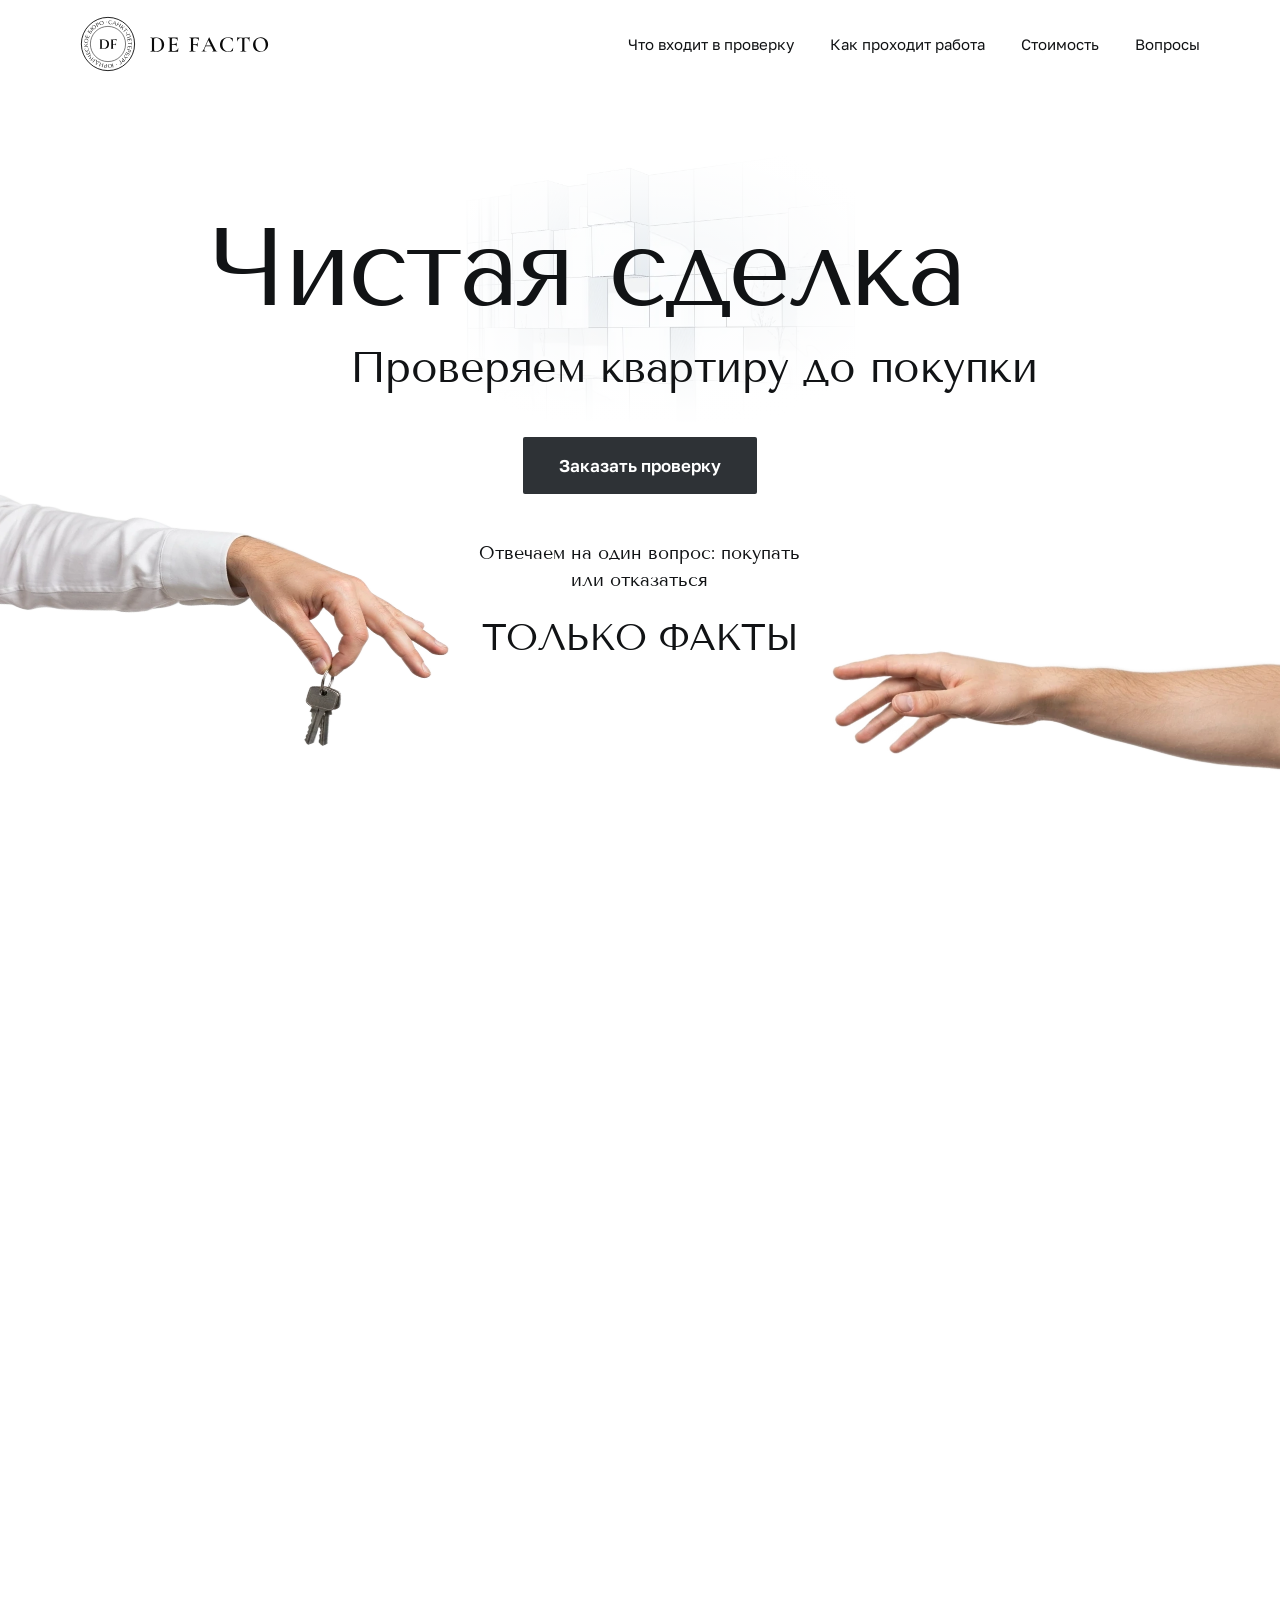
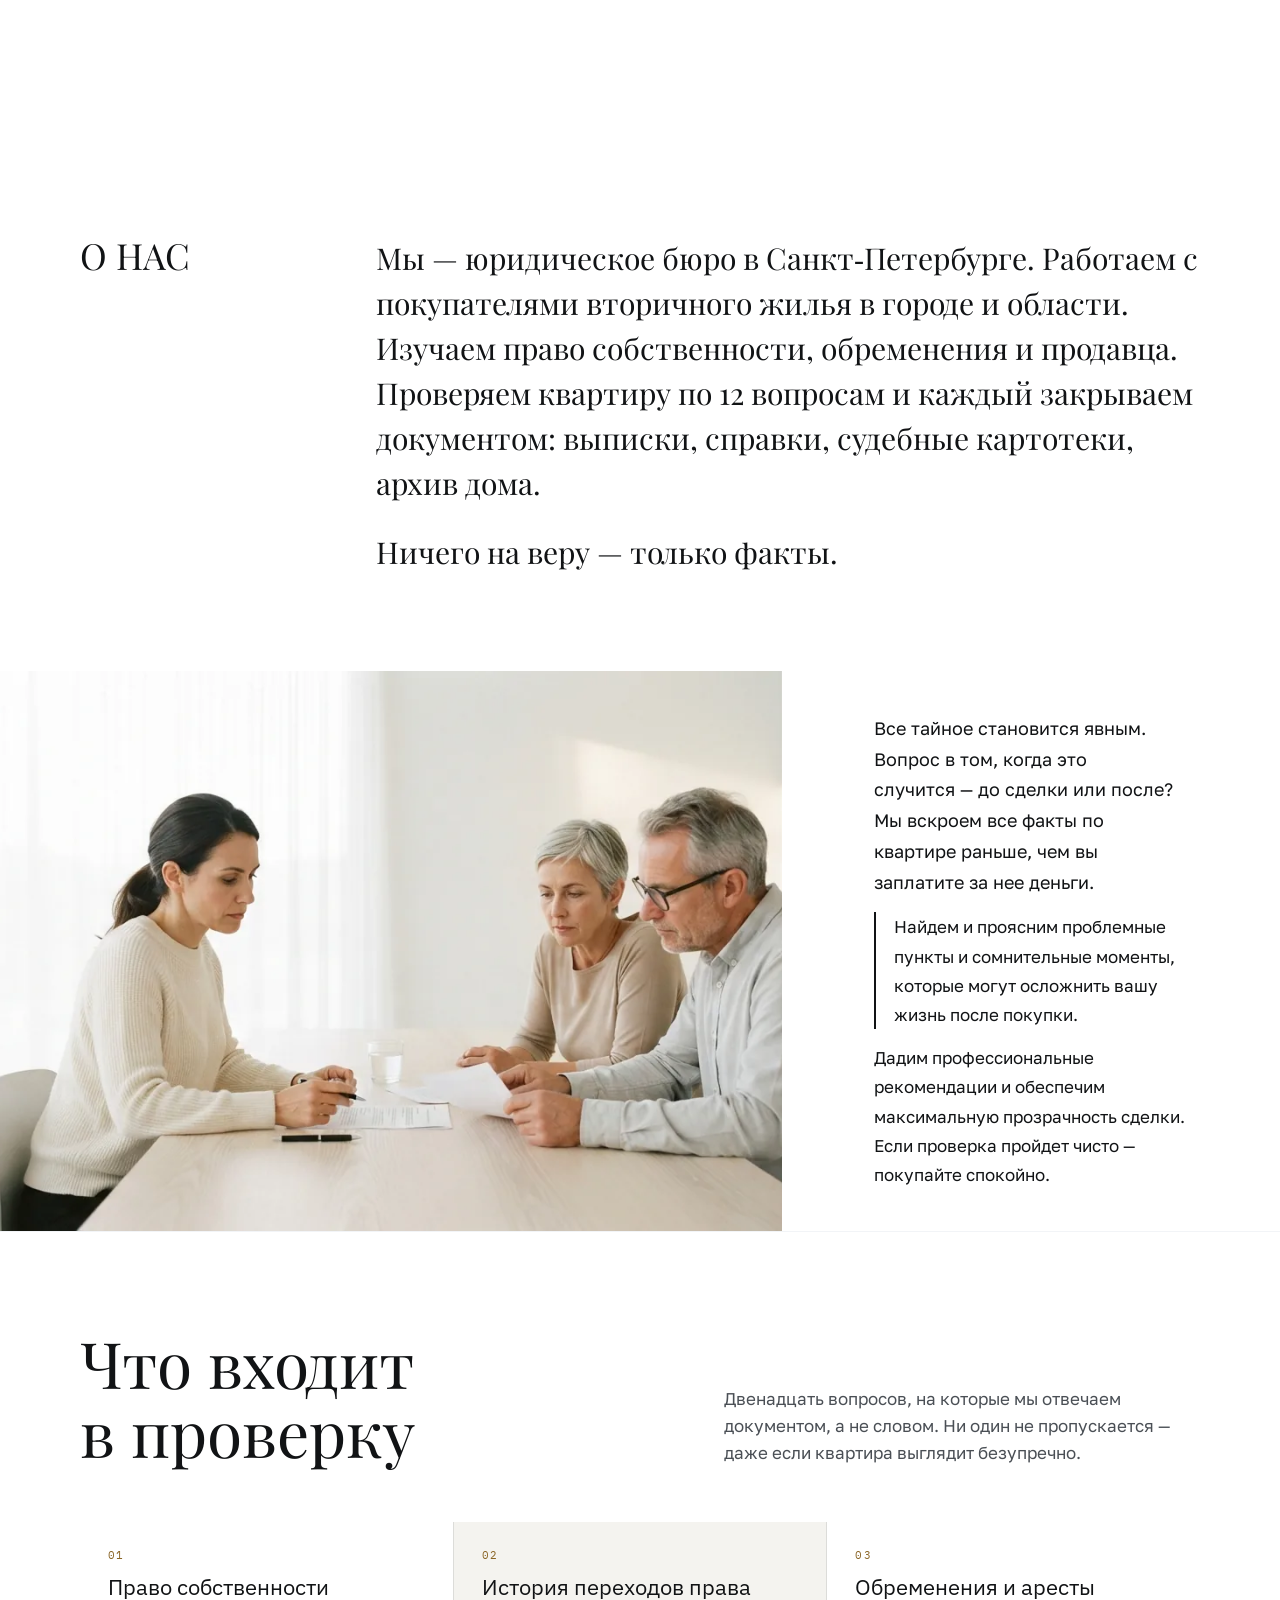
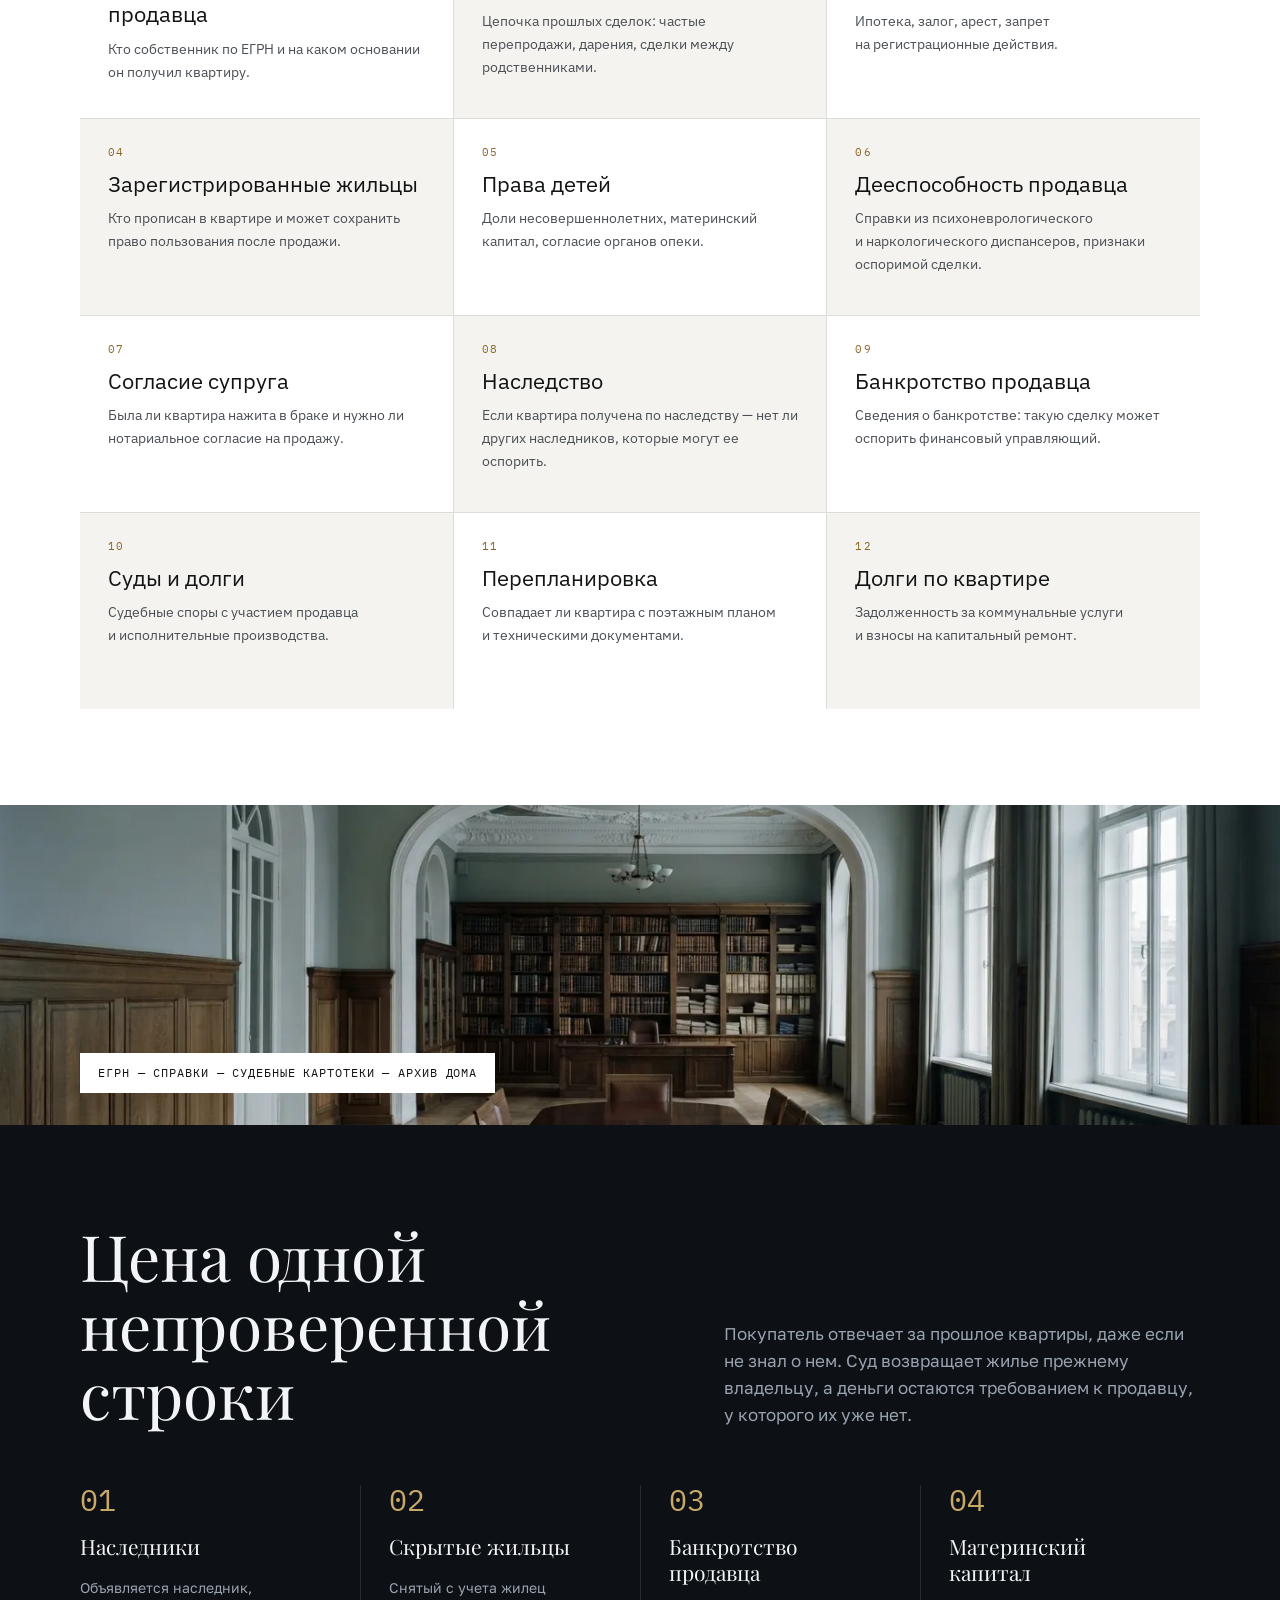
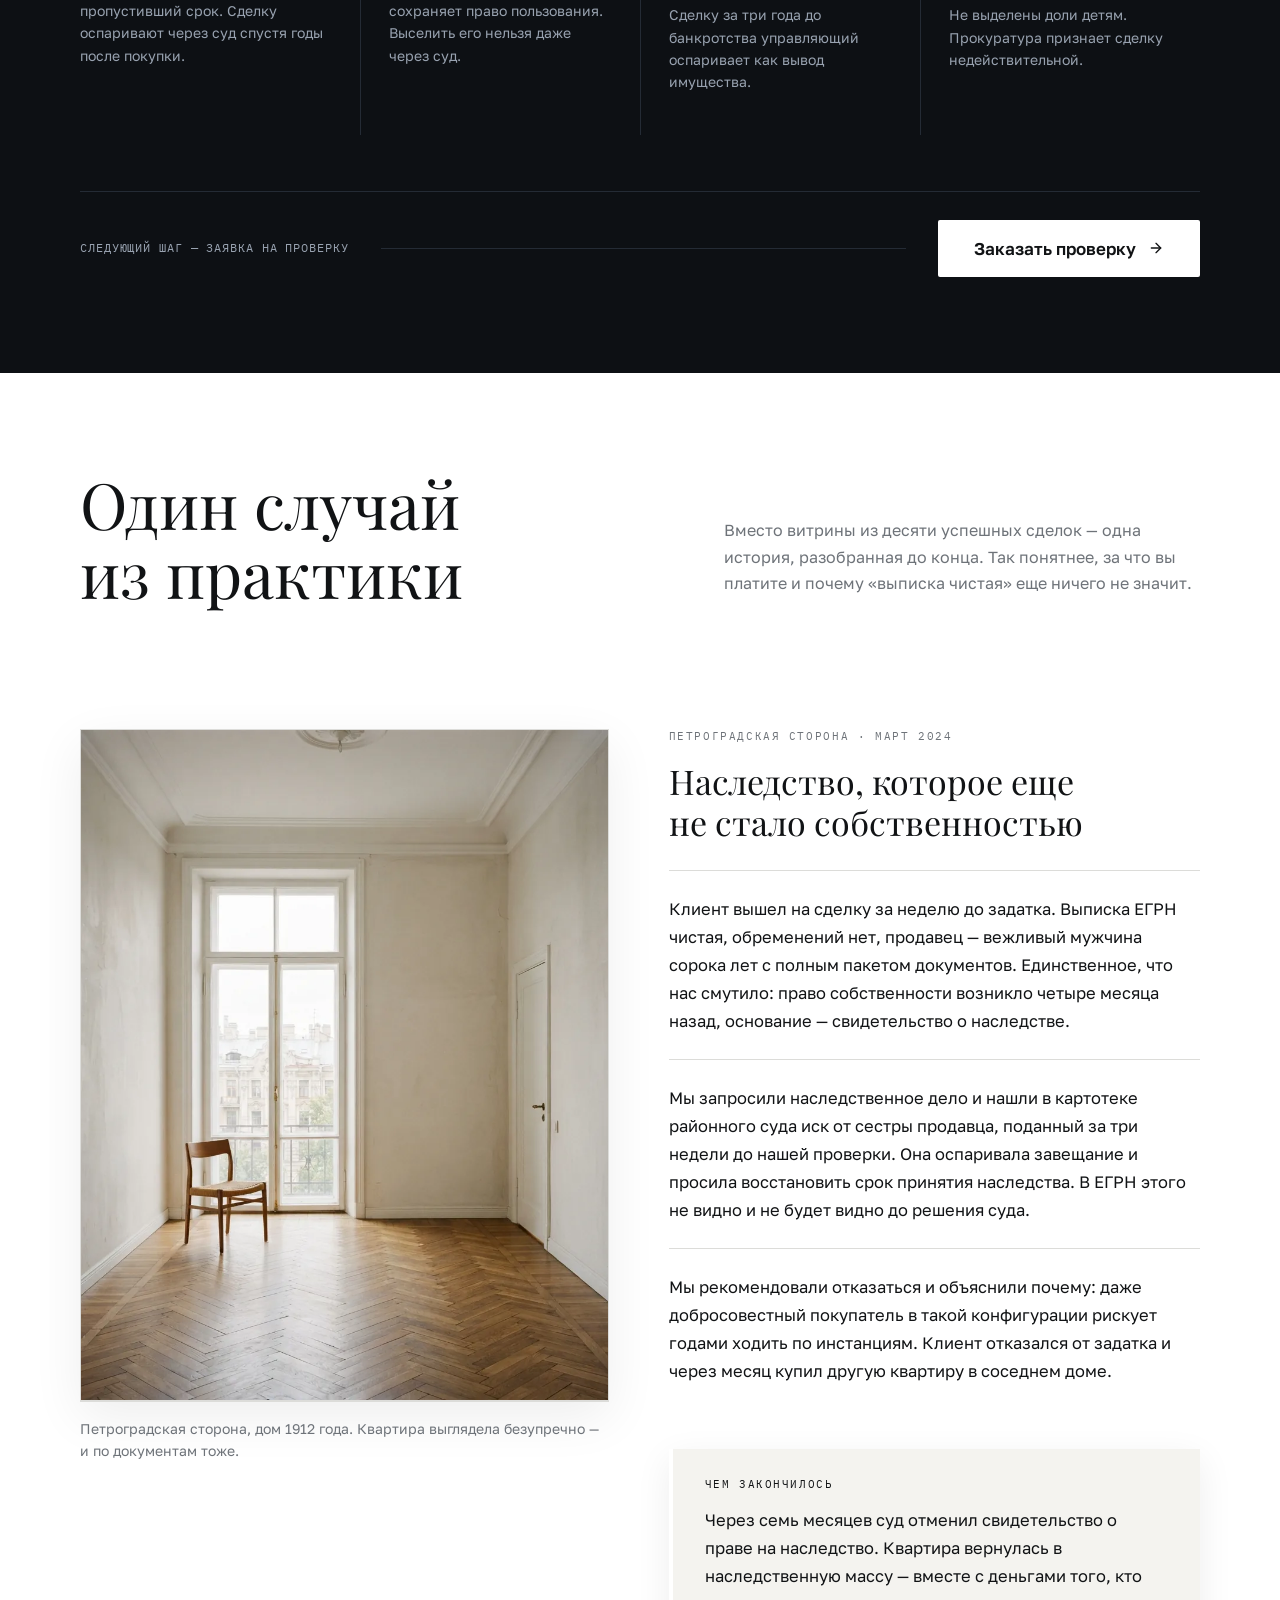
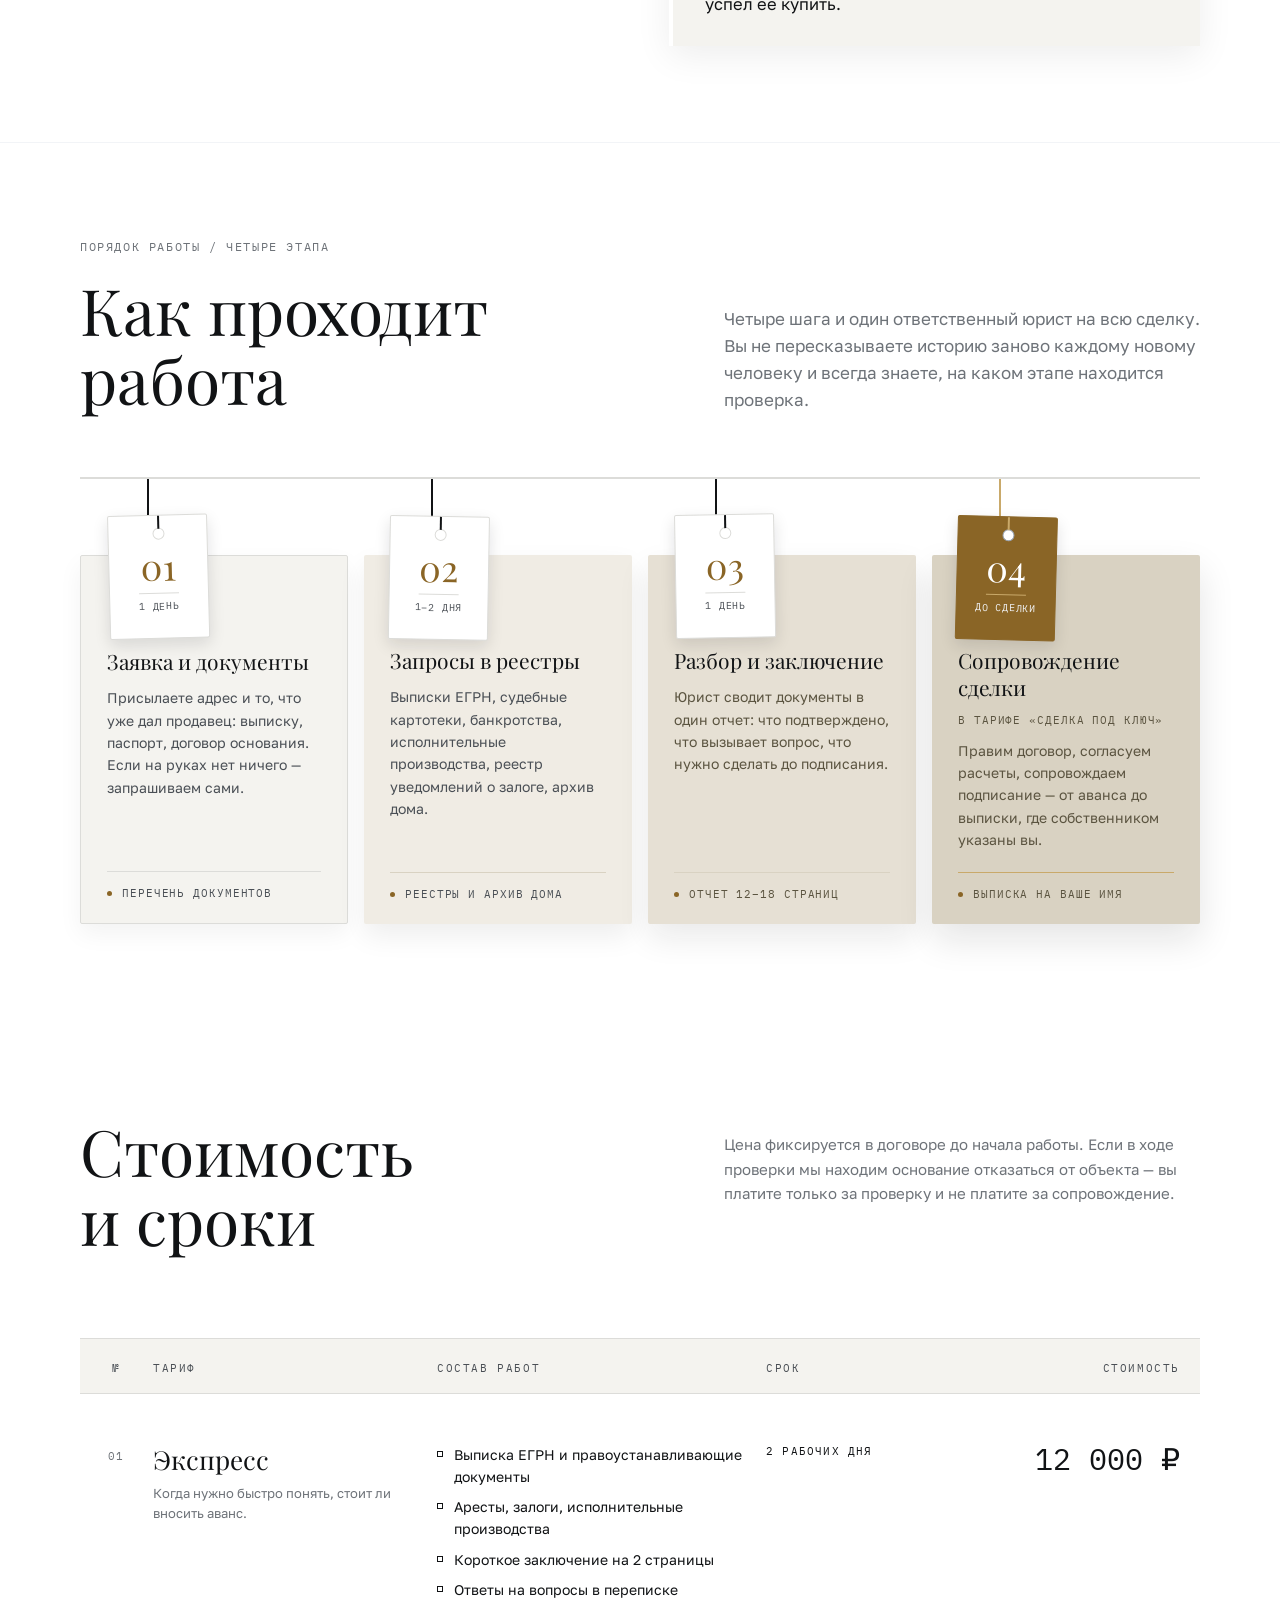
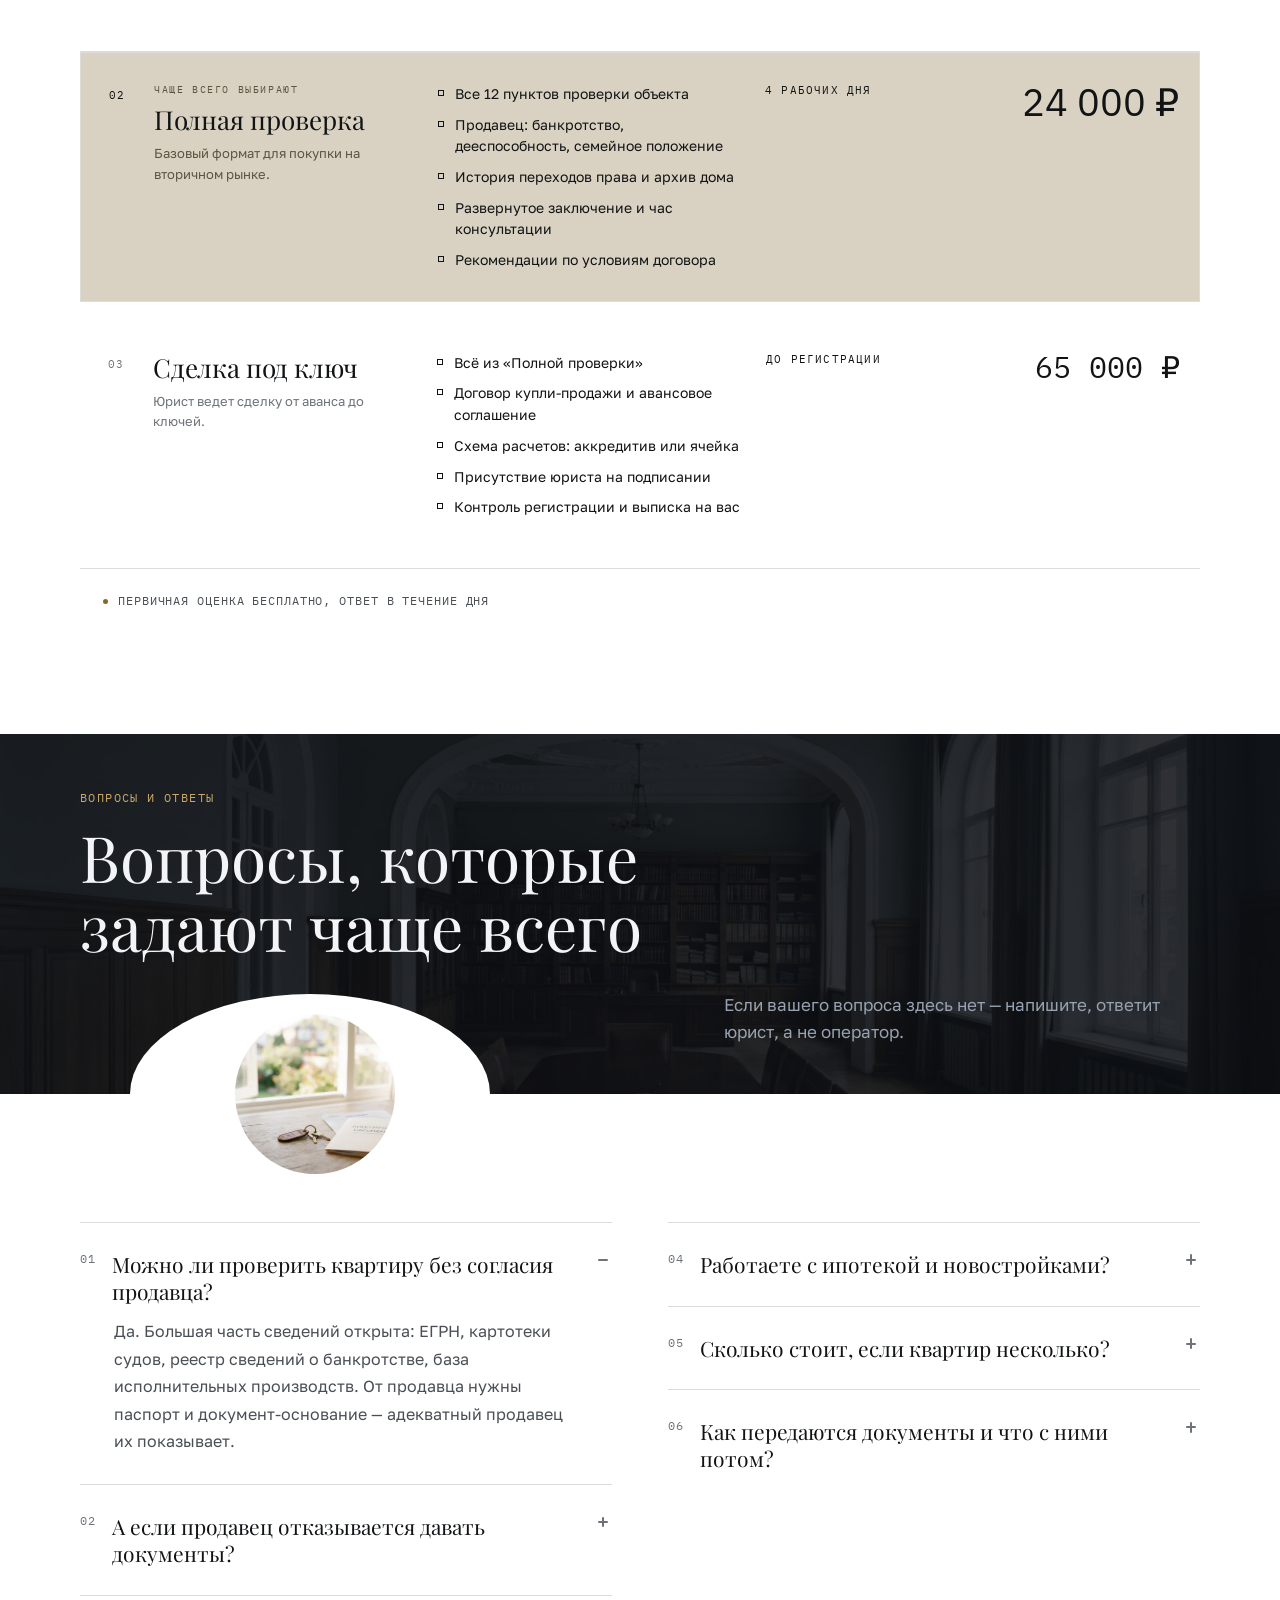
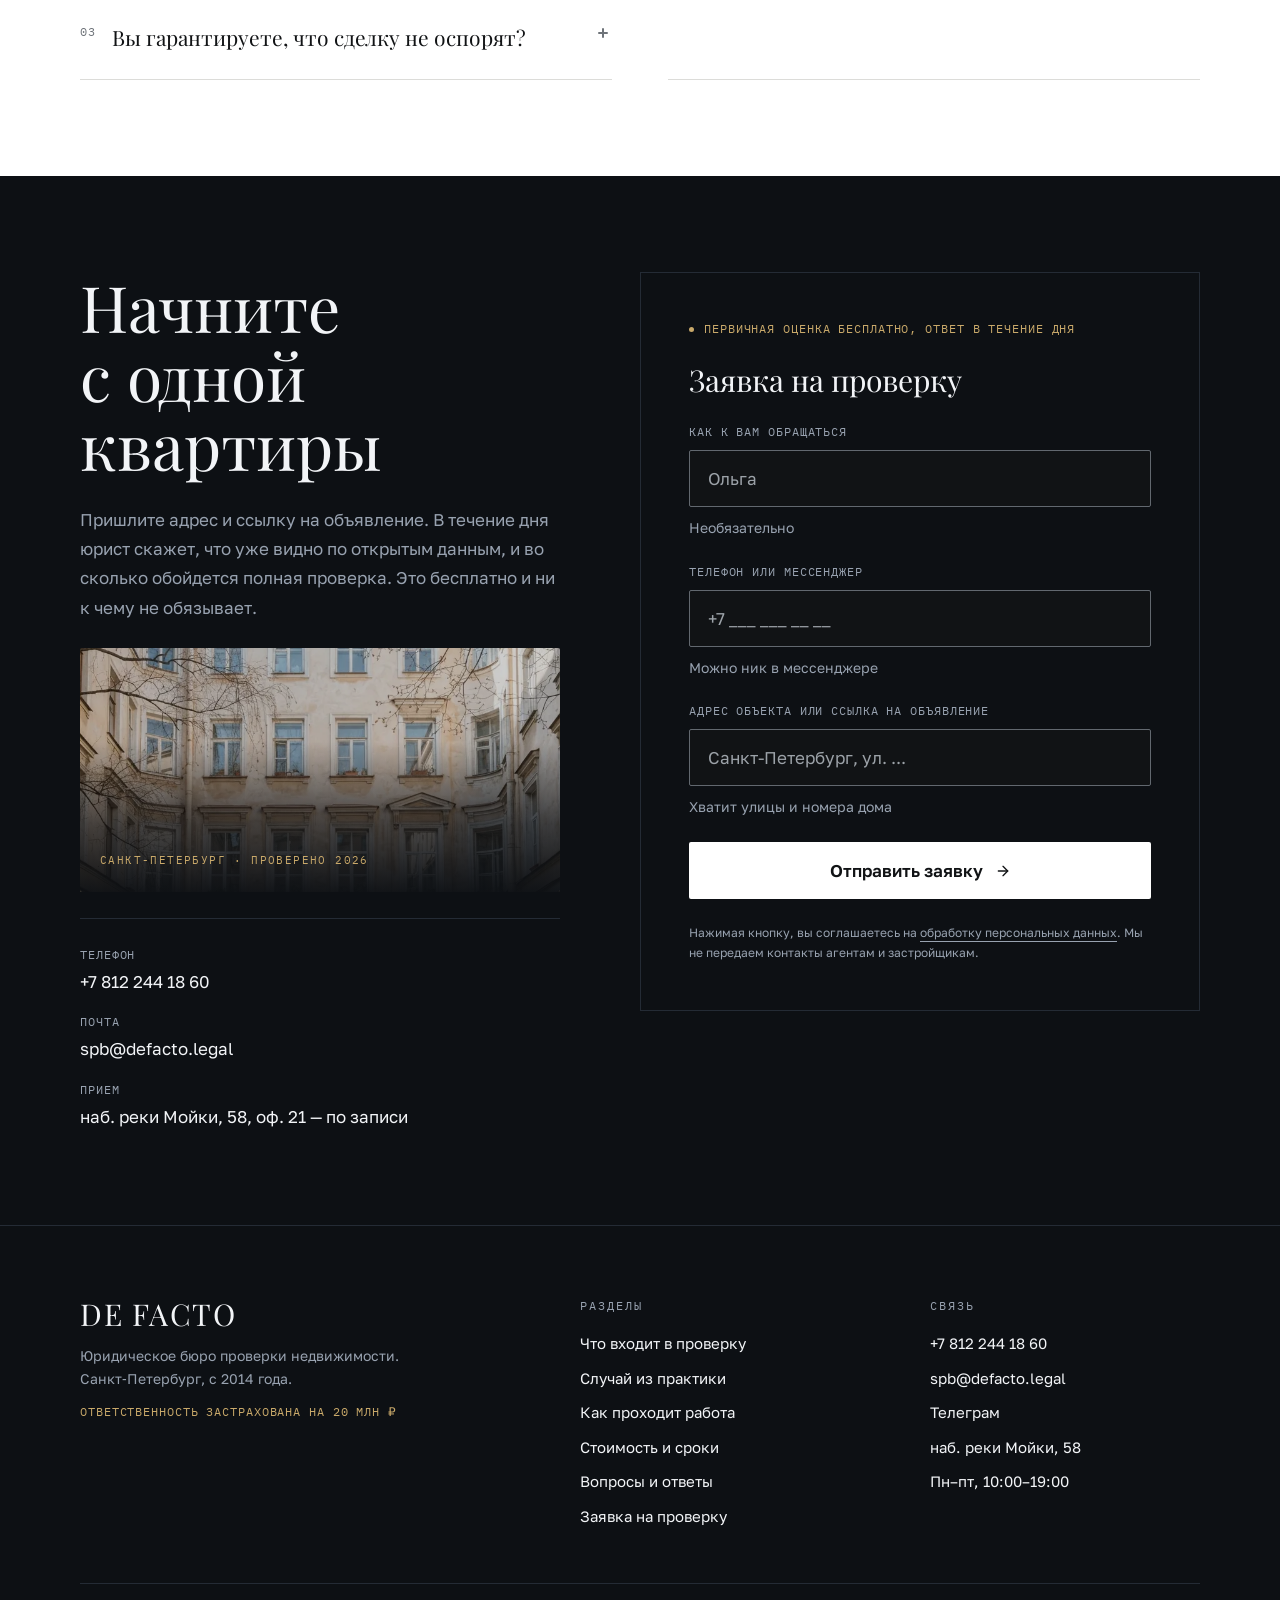
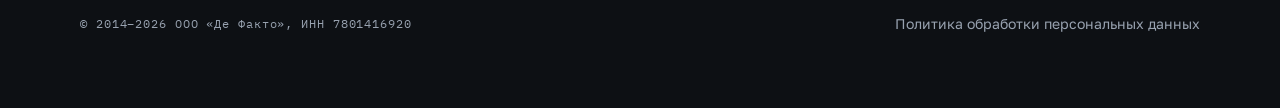
<file: index.html>
<!doctype html>
<html lang="ru">
<head>
  <meta charset="utf-8">
  <meta name="viewport" content="width=device-width, initial-scale=1">
  <title>De Facto — проверка квартиры до покупки</title>
  <meta name="description" content="Юридическое бюро в Санкт‑Петербурге. Проверяем квартиру до покупки по 12 вопросам и каждый закрываем документом.">
  <meta property="og:type" content="website">
  <meta property="og:locale" content="ru_RU">
  <meta property="og:site_name" content="De Facto">
  <meta property="og:title" content="De Facto — проверка квартиры до покупки">
  <meta property="og:description" content="Юридическое бюро в Санкт‑Петербурге. Проверяем квартиру до покупки по 12 вопросам и каждый закрываем документом.">
  <!-- при публикации заменить на абсолютный адрес: соцсети относительный путь не читают -->
  <meta property="og:image" content="img/hero-room.webp">
  <link rel="icon" href="favicon.svg" type="image/svg+xml">
  <link rel="preload" href="img/hero-room-start.webp" as="image" type="image/webp" fetchpriority="high" media="(min-width: 640px)">
  <link rel="preload" href="img/hero-room.webp" as="image" type="image/webp" fetchpriority="high" media="(max-width: 639px)">
  <link rel="stylesheet" href="css/fonts.css">
  <link rel="stylesheet" href="css/tokens.css">
  <link rel="stylesheet" href="css/styles.css">
  <link rel="stylesheet" href="css/lenis.css">
  <script src="js/menu.js" defer></script>
  <script src="js/form.js" defer></script>
  <script src="js/vendor/gsap.min.js" defer></script>
  <script src="js/vendor/ScrollTrigger.min.js" defer></script>
  <script src="js/vendor/lenis.min.js" defer></script>
  <script src="js/smooth.js" defer></script>
  <script src="js/hand-contour.js" defer></script>
  <script src="js/hero.js" defer></script>
  <!-- до первой отрисовки: подписи героблока ждут загрузки (js/hero.js), без JS видны сразу -->
  <script>document.documentElement.classList.add('js');</script>
</head>
<body id="top">

<a class="skip-link" href="#main">К содержанию</a>

<!-- 0. Шапка -->
<header class="site-header">
  <a class="site-header__logo" href="#top" aria-label="De Facto — в начало страницы">
    <img src="img/logo-pechat.svg" alt="De Facto" width="189" height="56">
  </a>
  <nav class="site-nav" aria-label="Разделы страницы">
    <ul class="site-nav__list">
      <li><a class="site-nav__link" href="#check">Что входит в проверку</a></li>
      <li><a class="site-nav__link" href="#process">Как проходит работа</a></li>
      <li><a class="site-nav__link" href="#prices">Стоимость</a></li>
      <li><a class="site-nav__link" href="#faq">Вопросы</a></li>
    </ul>
  </nav>
  <button class="menu-toggle" type="button" aria-expanded="false" aria-controls="mobile-menu" aria-label="Открыть меню">
    <svg class="menu-toggle__open" width="24" height="24" viewBox="0 0 24 24" fill="none" stroke="currentColor" stroke-width="2" stroke-linecap="round" stroke-linejoin="round" aria-hidden="true"><line x1="4" x2="20" y1="12" y2="12"/><line x1="4" x2="20" y1="6" y2="6"/><line x1="4" x2="20" y1="18" y2="18"/></svg>
    <svg class="menu-toggle__close" width="24" height="24" viewBox="0 0 24 24" fill="none" stroke="currentColor" stroke-width="2" stroke-linecap="round" stroke-linejoin="round" aria-hidden="true"><path d="M18 6 6 18"/><path d="m6 6 12 12"/></svg>
  </button>
  <nav class="mobile-menu" id="mobile-menu" aria-label="Меню" hidden>
    <ul class="mobile-menu__list">
      <li><a class="mobile-menu__link" href="#check">Что входит в проверку</a></li>
      <li><a class="mobile-menu__link" href="#process">Как проходит работа</a></li>
      <li><a class="mobile-menu__link" href="#prices">Стоимость</a></li>
      <li><a class="mobile-menu__link" href="#faq">Вопросы</a></li>
    </ul>
    <p class="mobile-menu__contact"><a href="tel:+78122441860">+7 812 244 18 60</a><span>Пн–пт, 10:00–19:00</span></p>
  </nav>
</header>

<main id="main" tabindex="-1">

<!-- 1. Героблок -->
<section class="hero" aria-labelledby="hero-title">
  <div class="hero__stage">
    <!-- Начальное состояние героблока (эталон-2, кадр AS2K2 «Hero 1440 — start v7»): комната малым кадром -->
    <div class="hero__room" aria-hidden="true">
      <img src="img/hero-room-start.webp" alt="" width="1200" height="800">
      <!-- конечное состояние (кадр C9pDsY): комната, проявляется анимацией js/hero.js -->
      <img class="hero__room-end" src="img/hero-room.webp" alt="" width="2400" height="1600" loading="lazy" decoding="async">
      <span class="hero__room-edge"></span>
    </div>
    <span class="hero__room-fade hero__room-fade--down" aria-hidden="true"></span>
    <span class="hero__room-fade hero__room-fade--up" aria-hidden="true"></span>
    <span class="hero__end-fade" aria-hidden="true"></span>
    <img class="hero__hand hero__hand--buyer" src="img/hand-buyer.webp" alt="Рука покупателя тянется за ключом" width="1376" height="768" fetchpriority="high">
    <img class="hero__hand hero__hand--seller" src="img/hand-seller.webp" alt="Рука продавца протягивает ключ от квартиры" width="1376" height="768" fetchpriority="high">
  </div>
  <div class="hero__content">
    <h1 class="hero__title" id="hero-title">Чистая сделка</h1>
    <p class="hero__subtitle">Проверяем квартиру до покупки</p>
    <div class="hero__cta">
      <a class="btn btn--accent" href="#request">Заказать проверку</a>
    </div>
    <p class="hero__note">Отвечаем на один вопрос: покупать или отказаться</p>
    <p class="hero__facts">Только факты</p>
  </div>
</section>
<!-- сторож липкой панели (js/menu.js): вне pin-spacer, его верх = низ героблока -->
<div class="hero-sentinel" aria-hidden="true"></div>

<!-- 2. О бюро -->
<section class="about" aria-labelledby="about-title">
  <div class="container about__head">
    <h2 class="about__label" id="about-title">О нас</h2>
    <div class="about__text only-wide">
      <p>Мы&nbsp;— юридическое бюро в Санкт‑Петербурге. Работаем с покупателями вторичного жилья в городе и области. Изучаем право собственности, обременения и продавца. Проверяем квартиру по 12 вопросам и каждый закрываем документом: выписки, справки, судебные картотеки, архив дома.</p>
      <p>Ничего на веру&nbsp;— только факты.</p>
    </div>
    <div class="about__text only-phone">
      <p>Мы&nbsp;— юридическое бюро в Санкт‑Петербурге. Работаем с покупателями вторичного жилья в городе и области. Изучаем право собственности, обременения и продавца.</p>
      <p>Проверяем квартиру по 12 вопросам и каждый закрываем документом: выписки, справки, судебные картотеки, архив дома. Ничего на веру&nbsp;— только факты.</p>
    </div>
  </div>
</section>

<div class="approach">
  <img class="approach__photo" src="img/meeting-room.webp" srcset="img/meeting-room-832.webp 832w, img/meeting-room.webp 1664w" sizes="(max-width: 1023px) 100vw, 1456px" alt="Светлая переговорная бюро: стол и стулья у окна" width="1664" height="640" loading="lazy">
  <div class="approach__text">
    <p class="approach__lead">Все тайное становится явным. Вопрос в том, когда это случится&nbsp;— до сделки или после? Мы вскроем все факты по квартире раньше, чем вы заплатите за нее деньги.</p>
    <p class="approach__accent">Найдем и проясним проблемные пункты и сомнительные моменты, которые могут осложнить вашу жизнь после покупки.</p>
    <p>Дадим профессиональные рекомендации и обеспечим максимальную прозрачность сделки. Если проверка пройдет чисто&nbsp;— покупайте спокойно.</p>
  </div>
</div>

<!-- 3. Что входит в проверку -->
<section class="section checks" id="check" aria-labelledby="check-title">
  <div class="container">
    <div class="section-head section-head--checks">
      <h2 class="h1" id="check-title">Что входит в&nbsp;проверку</h2>
      <p class="section-head__lead only-wide-block">Двенадцать вопросов, на которые мы отвечаем документом, а не словом. Ни один не пропускается&nbsp;— даже если квартира выглядит безупречно.</p>
    </div>
    <ol class="checks__grid">
      <li class="check"><span class="check__num">01</span><h3 class="check__title">Право собственности продавца</h3><p class="check__text">Кто собственник по&nbsp;ЕГРН и&nbsp;на&nbsp;каком основании он получил квартиру.</p></li>
      <li class="check"><span class="check__num">02</span><h3 class="check__title">История переходов права</h3><p class="check__text">Цепочка прошлых сделок: частые перепродажи, дарения, сделки между родственниками.</p></li>
      <li class="check"><span class="check__num">03</span><h3 class="check__title">Обременения и аресты</h3><p class="check__text">Ипотека, залог, арест, запрет на&nbsp;регистрационные действия.</p></li>
      <li class="check"><span class="check__num">04</span><h3 class="check__title">Зарегистрированные жильцы</h3><p class="check__text">Кто прописан в&nbsp;квартире и&nbsp;может сохранить право пользования после продажи.</p></li>
      <li class="check"><span class="check__num">05</span><h3 class="check__title">Права детей</h3><p class="check__text">Доли несовершеннолетних, материнский капитал, согласие органов опеки.</p></li>
      <li class="check"><span class="check__num">06</span><h3 class="check__title">Дееспособность продавца</h3><p class="check__text">Справки из&nbsp;психоневрологического и&nbsp;наркологического диспансеров, признаки оспоримой сделки.</p></li>
      <li class="check"><span class="check__num">07</span><h3 class="check__title">Согласие супруга</h3><p class="check__text">Была ли квартира нажита в&nbsp;браке и&nbsp;нужно ли нотариальное согласие на&nbsp;продажу.</p></li>
      <li class="check"><span class="check__num">08</span><h3 class="check__title">Наследство</h3><p class="check__text">Если квартира получена по&nbsp;наследству&nbsp;— нет ли других наследников, которые могут ее оспорить.</p></li>
      <li class="check"><span class="check__num">09</span><h3 class="check__title">Банкротство продавца</h3><p class="check__text">Сведения о&nbsp;банкротстве: такую сделку может оспорить финансовый управляющий.</p></li>
      <li class="check"><span class="check__num">10</span><h3 class="check__title">Суды и долги</h3><p class="check__text">Судебные споры с&nbsp;участием продавца и&nbsp;исполнительные производства.</p></li>
      <li class="check"><span class="check__num">11</span><h3 class="check__title">Перепланировка</h3><p class="check__text">Совпадает ли квартира с&nbsp;поэтажным планом и&nbsp;техническими документами.</p></li>
      <li class="check"><span class="check__num">12</span><h3 class="check__title">Долги по квартире</h3><p class="check__text">Задолженность за&nbsp;коммунальные услуги и&nbsp;взносы на&nbsp;капитальный ремонт.</p></li>
    </ol>
  </div>
</section>

<!-- Полоса «архив» -->
<div class="strip">
  <img class="strip__photo" src="img/archive.webp" srcset="img/archive-704.webp 704w, img/archive.webp 1408w" sizes="100vw" alt="" width="1408" height="768" loading="lazy">
  <div class="container strip__inner">
    <p class="chip">
      <span class="only-wide">ЕГРН&nbsp;— справки&nbsp;— судебные картотеки&nbsp;— архив дома</span>
      <span class="only-phone">ЕГРН&nbsp;— справки&nbsp;— картотеки&nbsp;— архив</span>
    </p>
  </div>
</div>

<!-- 4. Цена одной непроверенной строки -->
<section class="section section--dark risks" aria-labelledby="risks-title">
  <div class="container risks__inner">
    <div class="section-head">
      <h2 class="h1" id="risks-title">Цена одной непроверенной строки</h2>
      <p class="section-head__lead">Покупатель отвечает за прошлое квартиры, даже если не знал о нем. Суд возвращает жилье прежнему владельцу, а деньги остаются требованием к продавцу, у которого их уже нет.</p>
    </div>
    <ol class="risks__list">
      <li class="risk"><span class="risk__num">01</span><h3 class="risk__title">Наследники</h3><p class="risk__text">Объявляется наследник, пропустивший срок. Сделку оспаривают через суд спустя годы после покупки.</p></li>
      <li class="risk"><span class="risk__num">02</span><h3 class="risk__title">Скрытые жильцы</h3><p class="risk__text">Снятый с учета жилец сохраняет право пользования. Выселить его нельзя даже через суд.</p></li>
      <li class="risk"><span class="risk__num">03</span><h3 class="risk__title">Банкротство продавца</h3><p class="risk__text">Сделку за три года до банкротства управляющий оспаривает как вывод имущества.</p></li>
      <li class="risk"><span class="risk__num">04</span><h3 class="risk__title">Материнский капитал</h3><p class="risk__text">Не выделены доли детям. Прокуратура признает сделку недействительной.</p></li>
    </ol>
    <div class="next-step">
      <p class="next-step__label">Следующий шаг&nbsp;— заявка на проверку</p>
      <span class="next-step__line" aria-hidden="true"></span>
      <a class="btn btn--light btn--arrow next-step__btn" href="#request">Заказать проверку
        <svg width="16" height="16" viewBox="0 0 24 24" fill="none" stroke="currentColor" stroke-width="2" stroke-linecap="round" stroke-linejoin="round" aria-hidden="true"><path d="M5 12h14"/><path d="m12 5 7 7-7 7"/></svg>
      </a>
    </div>
  </div>
</section>

<!-- 5. Один случай из практики -->
<section class="section case" id="case" aria-labelledby="case-title">
  <div class="container">
    <div class="section-head section-head--case">
      <h2 class="h1" id="case-title">Один случай из&nbsp;практики</h2>
      <p class="section-head__lead">Вместо витрины из десяти успешных сделок&nbsp;— одна история, разобранная до конца. Так понятнее, за что вы платите и почему «выписка чистая» еще ничего не значит.</p>
    </div>
    <div class="case__body">
      <figure class="case__photo">
        <img src="img/case-house.webp" srcset="img/case-house-464.webp 464w, img/case-house.webp 928w" sizes="(max-width: 1023px) 100vw, 604px" alt="Пустая комната с высоким окном во двор, лепниной и паркетом елочкой; у окна один стул" width="928" height="1136" loading="lazy">
        <figcaption>Петроградская сторона, дом 1912 года. Квартира выглядела безупречно&nbsp;— и по документам тоже.</figcaption>
      </figure>
      <article class="case__story">
        <p class="case__tag">Петроградская сторона · март 2024</p>
        <h3 class="case__title">Наследство, которое еще не стало собственностью</h3>
        <div class="case__paras">
          <p>Клиент вышел на сделку за неделю до задатка. Выписка ЕГРН чистая, обременений нет, продавец&nbsp;— вежливый мужчина сорока лет с полным пакетом документов. Единственное, что нас смутило: право собственности возникло четыре месяца назад, основание&nbsp;— свидетельство о наследстве.</p>
          <p>Мы запросили наследственное дело и нашли в картотеке районного суда иск от сестры продавца, поданный за три недели до нашей проверки. Она оспаривала завещание и просила восстановить срок принятия наследства. В ЕГРН этого не видно и не будет видно до решения суда.</p>
          <p>Мы рекомендовали отказаться и объяснили почему: даже добросовестный покупатель в такой конфигурации рискует годами ходить по инстанциям. Клиент отказался от задатка и через месяц купил другую квартиру в соседнем доме.</p>
        </div>
        <div class="case__result">
          <div class="case__result-inner">
            <p class="case__result-label">Чем закончилось</p>
            <p>Через семь месяцев суд отменил свидетельство о праве на наследство. Квартира вернулась в наследственную массу&nbsp;— вместе с деньгами того, кто успел ее купить.</p>
          </div>
        </div>
      </article>
    </div>
  </div>
</section>

<!-- 6. Как проходит работа -->
<section class="section process" id="process" aria-labelledby="process-title">
  <div class="container">
    <div class="section-head section-head--process">
      <div class="section-head__title">
        <p class="overline">Порядок работы / четыре этапа</p>
        <h2 class="h1" id="process-title">Как проходит работа</h2>
      </div>
      <p class="section-head__lead">Четыре шага и один ответственный юрист на всю сделку. Вы не пересказываете историю заново каждому новому человеку и всегда знаете, на каком этапе находится проверка.</p>
    </div>
    <div class="steps">
      <span class="steps__line" aria-hidden="true"></span>
      <ol class="steps__list">
        <li class="step step--1">
          <span class="step__thread" aria-hidden="true"></span>
          <div class="step__card">
            <div class="step__tag"><span class="step__tag-num" aria-hidden="true">01</span><span class="step__tag-rule" aria-hidden="true"></span><span class="step__tag-term"><span class="visually-hidden">Срок: </span>1 день</span></div>
            <div class="step__text"><h3 class="step__title">Заявка и документы</h3><p>Присылаете адрес и то, что уже дал продавец: выписку, паспорт, договор основания. Если на руках нет ничего&nbsp;— запрашиваем сами.</p></div>
            <p class="step__result">Перечень документов</p>
          </div>
        </li>
        <li class="step step--2">
          <span class="step__thread" aria-hidden="true"></span>
          <div class="step__card">
            <div class="step__tag"><span class="step__tag-num" aria-hidden="true">02</span><span class="step__tag-rule" aria-hidden="true"></span><span class="step__tag-term"><span class="visually-hidden">Срок: </span>1–2 дня</span></div>
            <div class="step__text"><h3 class="step__title">Запросы в реестры</h3><p>Выписки ЕГРН, судебные картотеки, банкротства, исполнительные производства, реестр уведомлений о залоге, архив дома.</p></div>
            <p class="step__result">Реестры и архив дома</p>
          </div>
        </li>
        <li class="step step--3">
          <span class="step__thread" aria-hidden="true"></span>
          <div class="step__card">
            <div class="step__tag"><span class="step__tag-num" aria-hidden="true">03</span><span class="step__tag-rule" aria-hidden="true"></span><span class="step__tag-term"><span class="visually-hidden">Срок: </span>1 день</span></div>
            <div class="step__text"><h3 class="step__title">Разбор и заключение</h3><p>Юрист сводит документы в один отчет: что подтверждено, что вызывает вопрос, что нужно сделать до подписания.</p></div>
            <p class="step__result">Отчет 12–18 страниц</p>
          </div>
        </li>
        <li class="step step--4">
          <span class="step__thread" aria-hidden="true"></span>
          <div class="step__card">
            <div class="step__tag"><span class="step__tag-num" aria-hidden="true">04</span><span class="step__tag-rule" aria-hidden="true"></span><span class="step__tag-term"><span class="visually-hidden">Срок: </span>До сделки</span></div>
            <div class="step__text"><h3 class="step__title">Сопровождение сделки</h3><p class="step__note">В тарифе «Сделка под ключ»</p><p>Правим договор, согласуем расчеты, сопровождаем подписание&nbsp;— от аванса до выписки, где собственником указаны вы.</p></div>
            <p class="step__result">Выписка на ваше имя</p>
          </div>
        </li>
      </ol>
    </div>
  </div>
</section>

<!-- 7. Стоимость и сроки -->
<section class="section prices" id="prices" aria-labelledby="prices-title">
  <div class="container">
    <div class="section-head section-head--prices">
      <h2 class="h1" id="prices-title">Стоимость и сроки</h2>
      <p class="section-head__note">Цена фиксируется в договоре до начала работы. Если в ходе проверки мы находим основание отказаться от объекта&nbsp;— вы платите только за проверку и не платите за сопровождение.</p>
    </div>
    <div class="tariffs">
      <div class="tariffs__head" aria-hidden="true">
        <span class="tariffs__col tariffs__col--num">№</span>
        <span class="tariffs__col">Тариф</span>
        <span class="tariffs__col">Состав работ</span>
        <span class="tariffs__col">Срок</span>
        <span class="tariffs__col tariffs__col--price">Стоимость</span>
      </div>
      <article class="tariff">
        <span class="tariff__num">01</span>
        <div class="tariff__name">
          <h3 class="tariff__title">Экспресс</h3>
          <p class="tariff__note">Когда нужно быстро понять, стоит ли вносить аванс.</p>
        </div>
        <ul class="tariff__list">
          <li>Выписка ЕГРН и правоустанавливающие документы</li>
          <li>Аресты, залоги, исполнительные производства</li>
          <li>Короткое заключение на 2 страницы</li>
          <li>Ответы на вопросы в переписке</li>
        </ul>
        <p class="tariff__term"><span class="visually-hidden">Срок: </span>2 рабочих дня</p>
        <p class="tariff__price"><span class="visually-hidden">Стоимость: </span>12 000 ₽</p>
      </article>
      <article class="tariff tariff--chosen">
        <span class="tariff__num">02</span>
        <div class="tariff__name">
          <p class="tariff__mark">Чаще всего выбирают</p>
          <h3 class="tariff__title">Полная проверка</h3>
          <p class="tariff__note">Базовый формат для покупки на вторичном рынке.</p>
        </div>
        <ul class="tariff__list">
          <li>Все 12 пунктов проверки объекта</li>
          <li>Продавец: банкротство, дееспособность, семейное положение</li>
          <li>История переходов права и архив дома</li>
          <li>Развернутое заключение и час консультации</li>
          <li>Рекомендации по условиям договора</li>
        </ul>
        <p class="tariff__term"><span class="visually-hidden">Срок: </span>4 рабочих дня</p>
        <p class="tariff__price"><span class="visually-hidden">Стоимость: </span>24 000 ₽</p>
      </article>
      <article class="tariff">
        <span class="tariff__num">03</span>
        <div class="tariff__name">
          <h3 class="tariff__title">Сделка под ключ</h3>
          <p class="tariff__note">Юрист ведет сделку от аванса до ключей.</p>
        </div>
        <ul class="tariff__list">
          <li>Всё из «Полной проверки»</li>
          <li>Договор купли-продажи и авансовое соглашение</li>
          <li>Схема расчетов: аккредитив или ячейка</li>
          <li>Присутствие юриста на подписании</li>
          <li>Контроль регистрации и выписка на вас</li>
        </ul>
        <p class="tariff__term"><span class="visually-hidden">Срок: </span>До регистрации</p>
        <p class="tariff__price"><span class="visually-hidden">Стоимость: </span>65 000 ₽</p>
      </article>
      <p class="offer-line">Первичная оценка бесплатно, ответ в течение дня</p>
    </div>
  </div>
</section>

<!-- 8. Вопросы, которые задают чаще всего -->
<section class="faq" id="faq" aria-labelledby="faq-title">
  <div class="faq__panel">
    <img class="faq__panel-photo" src="img/archive.webp" srcset="img/archive-704.webp 704w, img/archive.webp 1408w" sizes="100vw" alt="" width="1408" height="768" loading="lazy">
    <div class="container faq__panel-inner">
      <div class="faq__heading">
        <p class="overline overline--brass">Вопросы и ответы</p>
        <h2 class="h1" id="faq-title">Вопросы, которые задают чаще всего</h2>
      </div>
      <p class="faq__lead">Если вашего вопроса здесь нет&nbsp;— напишите, ответит юрист, а не оператор.</p>
      <div class="faq__arch" aria-hidden="true">
        <img class="faq__arch-photo" src="img/faq-circle.webp" alt="" width="640" height="357" loading="lazy">
      </div>
    </div>
  </div>
  <div class="container faq__body">
    <div class="faq__col">
      <details class="qa" open>
        <summary class="qa__q"><span class="qa__num">01</span><span class="qa__text">Можно ли проверить квартиру без согласия продавца?</span><span class="qa__icon" aria-hidden="true"></span></summary>
        <p class="qa__a">Да. Большая часть сведений открыта: ЕГРН, картотеки судов, реестр сведений о банкротстве, база исполнительных производств. От продавца нужны паспорт и документ-основание&nbsp;— адекватный продавец их показывает.</p>
      </details>
      <details class="qa">
        <summary class="qa__q"><span class="qa__num">02</span><span class="qa__text">А если продавец отказывается давать документы?</span><span class="qa__icon" aria-hidden="true"></span></summary>
        <p class="qa__a">Отказ&nbsp;— сам по себе результат проверки. Мы фиксируем его в заключении и объясняем, чем он опасен: без документа-основания невозможно проверить чистоту последнего перехода права.</p>
      </details>
      <details class="qa">
        <summary class="qa__q"><span class="qa__num">03</span><span class="qa__text">Вы гарантируете, что сделку не оспорят?</span><span class="qa__icon" aria-hidden="true"></span></summary>
        <p class="qa__a">Такую гарантию не дает никто, кто честен. Мы отвечаем за полноту проверки: если риск был виден в документах и мы его не указали&nbsp;— возмещаем убытки. Ответственность бюро застрахована на 20&nbsp;млн&nbsp;₽.</p>
      </details>
    </div>
    <div class="faq__col">
      <details class="qa">
        <summary class="qa__q"><span class="qa__num">04</span><span class="qa__text">Работаете с ипотекой и новостройками?</span><span class="qa__icon" aria-hidden="true"></span></summary>
        <p class="qa__a">Да. По ипотеке собираем пакет для банка и разбираем условия кредитного договора. По новостройкам проверяем застройщика, разрешение на строительство, проектную декларацию и эскроу.</p>
      </details>
      <details class="qa">
        <summary class="qa__q"><span class="qa__num">05</span><span class="qa__text">Сколько стоит, если квартир несколько?</span><span class="qa__icon" aria-hidden="true"></span></summary>
        <p class="qa__a">Каждый следующий объект в рамках одного поиска&nbsp;— минус 40% к стоимости. Обычно клиенты проверяют две-три квартиры, прежде чем выйти на сделку.</p>
      </details>
      <details class="qa">
        <summary class="qa__q"><span class="qa__num">06</span><span class="qa__text">Как передаются документы и что с ними потом?</span><span class="qa__icon" aria-hidden="true"></span></summary>
        <p class="qa__a">Через защищенную папку, ссылку присылает ваш юрист. Скан-копии храним три года&nbsp;— этого достаточно для срока оспаривания,&nbsp;— после чего удаляем. Оригиналы не запрашиваем.</p>
      </details>
    </div>
  </div>
</section>

<!-- 9. Начните с одной квартиры -->
<section class="section section--dark request" id="request" aria-labelledby="request-title">
  <div class="container request__inner">
    <div class="request__info">
      <h2 class="h1" id="request-title">Начните с&nbsp;одной квартиры</h2>
      <p class="request__lead">Пришлите адрес и ссылку на объявление. В течение дня юрист скажет, что уже видно по открытым данным, и во сколько обойдется полная проверка. Это бесплатно и ни к чему не обязывает.</p>
      <figure class="request__photo">
        <img src="img/courtyard.webp" srcset="img/courtyard-384.webp 384w, img/courtyard.webp 768w" sizes="(max-width: 1023px) 100vw, 640px" alt="Петербургский двор утром" width="768" height="1376" loading="lazy">
        <figcaption>Санкт-Петербург · проверено 2026</figcaption>
      </figure>
      <dl class="contacts">
        <div class="contacts__item"><dt>Телефон</dt><dd><a href="tel:+78122441860">+7 812 244 18 60</a></dd></div>
        <div class="contacts__item"><dt>Почта</dt><dd><a href="mailto:spb@defacto.legal">spb@defacto.legal</a></dd></div>
        <div class="contacts__item"><dt>Прием</dt><dd>наб. реки Мойки, 58, оф. 21&nbsp;— по записи</dd></div>
      </dl>
    </div>
    <form class="form" id="request-form" action="#" method="post" novalidate aria-labelledby="form-title">
      <p class="offer-line offer-line--dark">Первичная оценка бесплатно, ответ в течение дня</p>
      <h3 class="form__title" id="form-title">Заявка на проверку</h3>
      <div class="form__fields" id="request-fields">
        <div class="field">
          <label class="field__label" for="f-name">Как к вам обращаться</label>
          <input class="field__input" id="f-name" name="name" type="text" placeholder="Ольга" autocomplete="name" aria-describedby="f-name-hint">
          <p class="field__hint" id="f-name-hint">Необязательно</p>
        </div>
        <div class="field">
          <label class="field__label" for="f-phone">Телефон или мессенджер</label>
          <input class="field__input" id="f-phone" name="phone" type="text" placeholder="+7 ___ ___ __ __" autocomplete="tel" required aria-describedby="f-phone-hint">
          <p class="field__hint" id="f-phone-hint" data-error="Без контакта ответить некуда">Можно ник в мессенджере</p>
        </div>
        <div class="field">
          <label class="field__label" for="f-address">Адрес объекта или ссылка на объявление</label>
          <input class="field__input" id="f-address" name="address" type="text" placeholder="Санкт-Петербург, ул. ..." required aria-describedby="f-address-hint">
          <p class="field__hint" id="f-address-hint" data-error="Нужен адрес или ссылка">Хватит улицы и номера дома</p>
        </div>
        <button class="btn btn--light btn--arrow btn--block" type="submit">Отправить заявку
          <svg width="16" height="16" viewBox="0 0 24 24" fill="none" stroke="currentColor" stroke-width="2" stroke-linecap="round" stroke-linejoin="round" aria-hidden="true"><path d="M5 12h14"/><path d="m12 5 7 7-7 7"/></svg>
        </button>
        <p class="form__consent">Нажимая кнопку, вы соглашаетесь на <a href="politika.html">обработку персональных данных</a>. Мы не передаем контакты агентам и застройщикам.</p>
      </div>
      <div class="form__done" id="request-done" role="status" tabindex="-1" hidden>
        <p class="form__done-label">Заявка принята</p>
        <p class="form__done-text">Юрист посмотрит открытые данные по объекту и ответит в течение рабочего дня&nbsp;— на тот контакт, который вы оставили. Если удобнее поговорить сразу: <a href="tel:+78122441860">+7&nbsp;812&nbsp;244&nbsp;18&nbsp;60</a>, пн–пт с 10:00 до 19:00.</p>
      </div>
    </form>
  </div>
</section>

</main>

<!-- 10. Подвал -->
<footer class="footer">
  <div class="container">
    <div class="footer__top">
      <div class="footer__brand">
        <p class="footer__wordmark">De Facto</p>
        <p class="footer__desc">Юридическое бюро проверки недвижимости. Санкт‑Петербург, с 2014 года.</p>
        <p class="footer__insurance">Ответственность застрахована на 20&nbsp;млн&nbsp;₽</p>
      </div>
      <nav class="footer__col" aria-labelledby="footer-sections">
        <p class="footer__col-title" id="footer-sections">Разделы</p>
        <ul class="footer__list">
          <li><a href="#check">Что входит в проверку</a></li>
          <li><a href="#case">Случай из практики</a></li>
          <li><a href="#process">Как проходит работа</a></li>
          <li><a href="#prices">Стоимость и сроки</a></li>
          <li><a href="#faq">Вопросы и ответы</a></li>
          <li><a href="#request">Заявка на проверку</a></li>
        </ul>
      </nav>
      <div class="footer__col">
        <p class="footer__col-title">Связь</p>
        <ul class="footer__list">
          <li><a href="tel:+78122441860">+7 812 244 18 60</a></li>
          <li><a href="mailto:spb@defacto.legal">spb@defacto.legal</a></li>
          <li><a href="https://t.me/defacto_spb" target="_blank" rel="noopener">Телеграм</a></li>
          <li><a href="https://yandex.ru/maps/?text=%D0%A1%D0%B0%D0%BD%D0%BA%D1%82-%D0%9F%D0%B5%D1%82%D0%B5%D1%80%D0%B1%D1%83%D1%80%D0%B3%2C%20%D0%BD%D0%B0%D0%B1.%20%D1%80%D0%B5%D0%BA%D0%B8%20%D0%9C%D0%BE%D0%B9%D0%BA%D0%B8%2C%2058" target="_blank" rel="noopener">наб. реки Мойки, 58</a></li>
          <li>Пн–пт, 10:00–19:00</li>
        </ul>
      </div>
    </div>
    <div class="footer__bottom">
      <p class="footer__copy">© 2014–2026 ООО «Де Факто», ИНН&nbsp;7801416920</p>
      <a class="footer__policy" href="politika.html">Политика обработки персональных данных</a>
    </div>
  </div>
</footer>

</body>
</html>
</file>
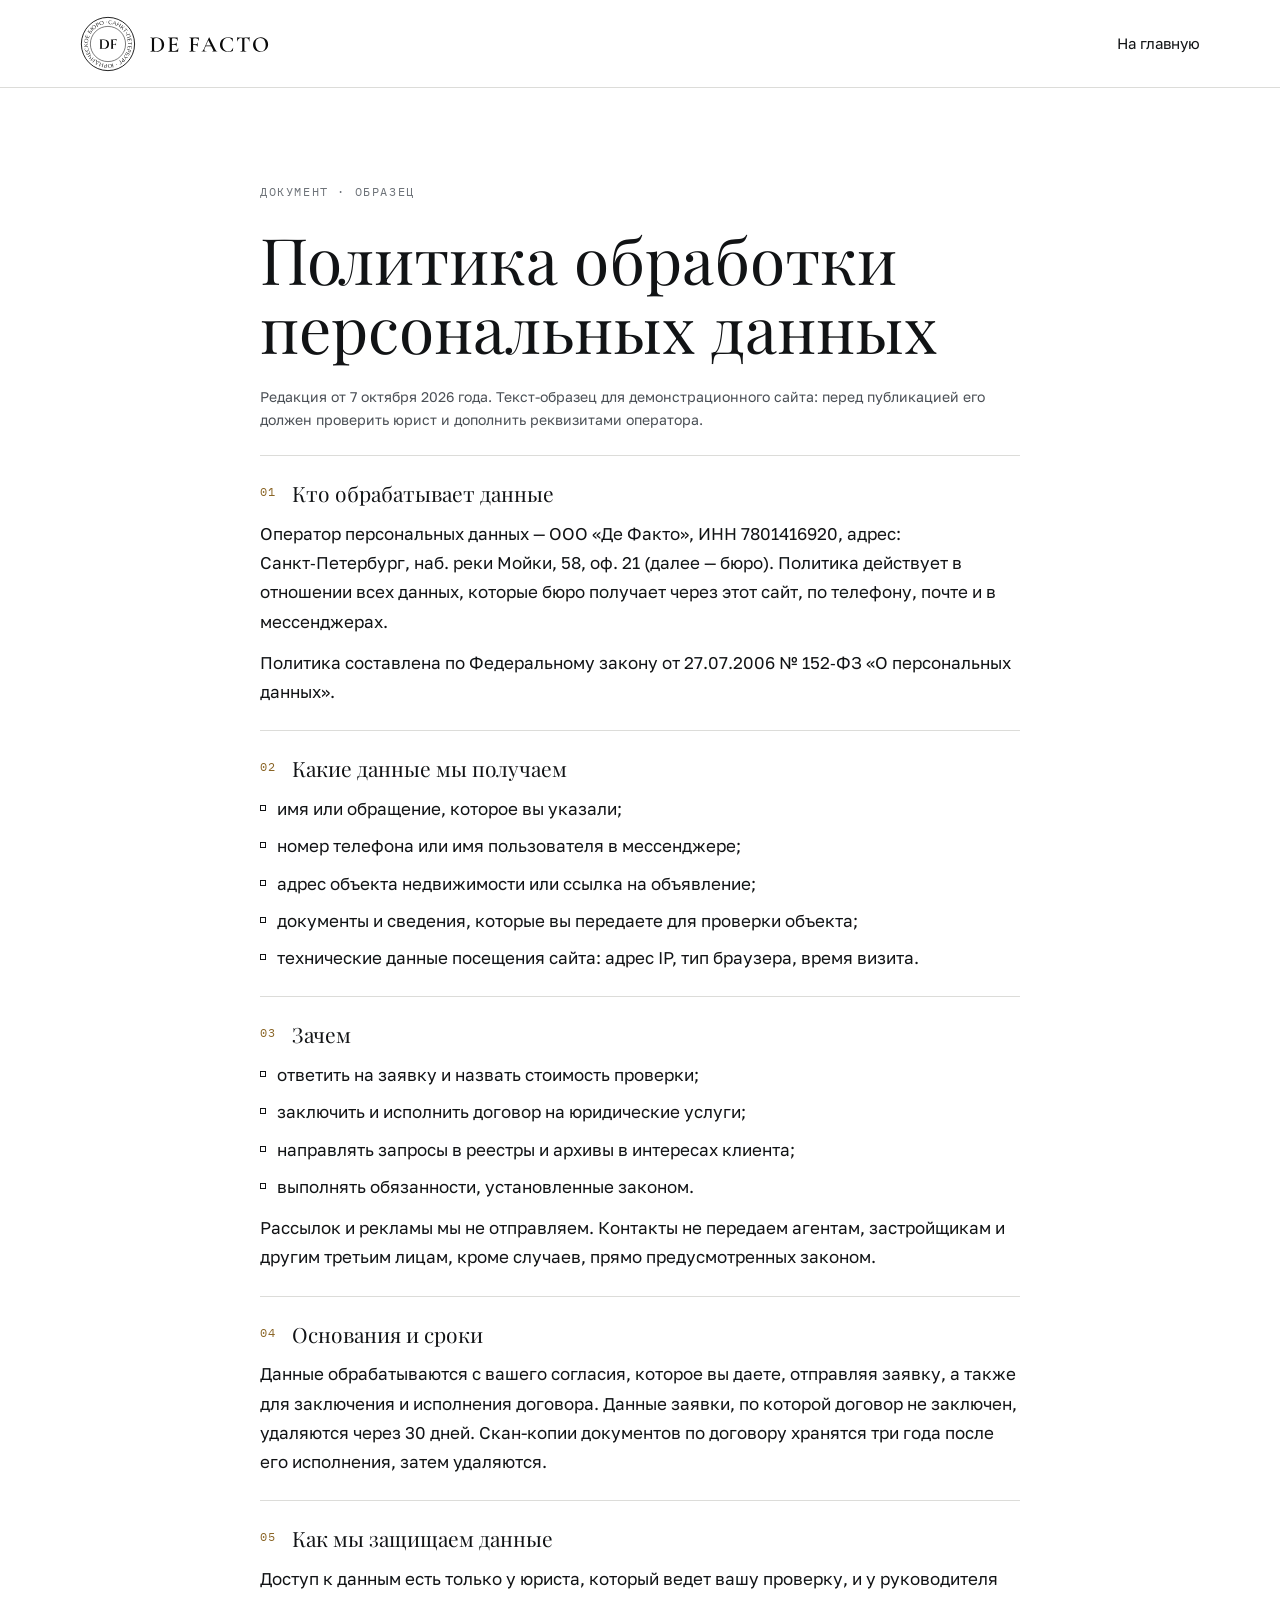
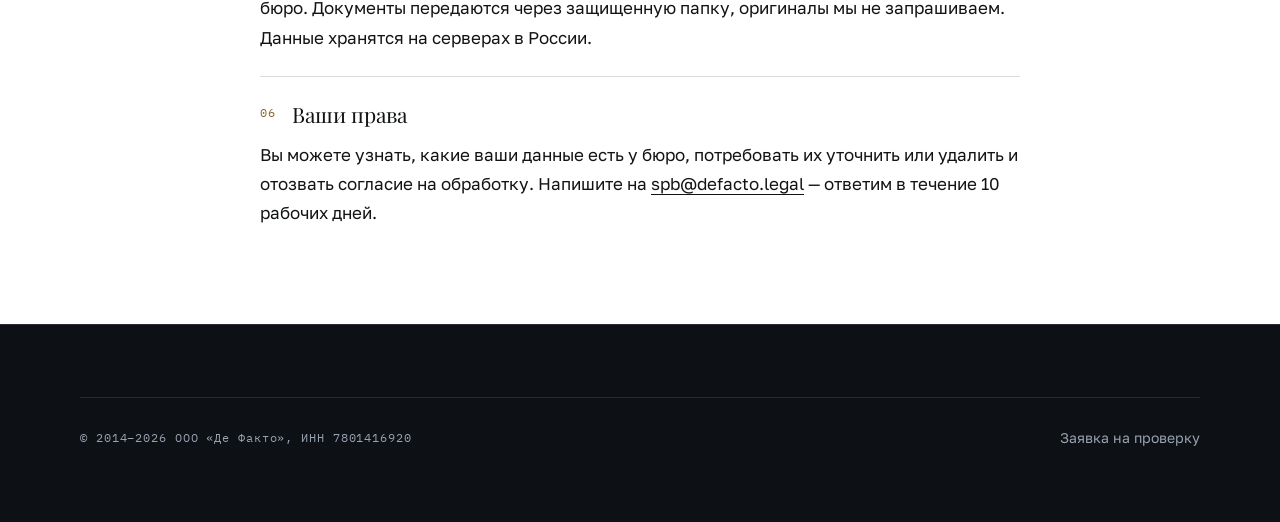
<file: politika.html>
<!doctype html>
<html lang="ru">
<head>
  <meta charset="utf-8">
  <meta name="viewport" content="width=device-width, initial-scale=1">
  <title>Политика обработки персональных данных&nbsp;— De Facto</title>
  <meta name="description" content="Как юридическое бюро De Facto обрабатывает и защищает персональные данные клиентов.">
  <link rel="icon" href="favicon.svg" type="image/svg+xml">
  <link rel="stylesheet" href="css/fonts.css">
  <link rel="stylesheet" href="css/tokens.css">
  <link rel="stylesheet" href="css/styles.css">
</head>
<body id="top">

<a class="skip-link" href="#main">К содержанию</a>

<header class="site-header site-header--page">
  <a class="site-header__logo" href="index.html" aria-label="De Facto&nbsp;— на главную">
    <img src="img/logo-pechat.svg" alt="De Facto" width="189" height="56">
  </a>
  <a class="page-back" href="index.html">На главную</a>
</header>

<main id="main" tabindex="-1" class="section policy">
  <div class="container policy__inner">
    <p class="overline">Документ · образец</p>
    <h1 class="h1">Политика обработки персональных данных</h1>
    <p class="policy__meta">Редакция от 7 октября 2026 года. Текст-образец для демонстрационного сайта: перед публикацией его должен проверить юрист и дополнить реквизитами оператора.</p>

    <section class="policy__part" aria-labelledby="p1">
      <h2 class="policy__title" id="p1"><span class="policy__num">01</span>Кто обрабатывает данные</h2>
      <p>Оператор персональных данных&nbsp;— ООО «Де Факто», ИНН 7801416920, адрес: Санкт‑Петербург, наб. реки Мойки, 58, оф. 21 (далее&nbsp;— бюро). Политика действует в отношении всех данных, которые бюро получает через этот сайт, по телефону, почте и в мессенджерах.</p>
      <p>Политика составлена по Федеральному закону от 27.07.2006 № 152‑ФЗ «О персональных данных».</p>
    </section>

    <section class="policy__part" aria-labelledby="p2">
      <h2 class="policy__title" id="p2"><span class="policy__num">02</span>Какие данные мы получаем</h2>
      <ul class="policy__list">
        <li>имя или обращение, которое вы указали;</li>
        <li>номер телефона или имя пользователя в мессенджере;</li>
        <li>адрес объекта недвижимости или ссылка на объявление;</li>
        <li>документы и сведения, которые вы передаете для проверки объекта;</li>
        <li>технические данные посещения сайта: адрес IP, тип браузера, время визита.</li>
      </ul>
    </section>

    <section class="policy__part" aria-labelledby="p3">
      <h2 class="policy__title" id="p3"><span class="policy__num">03</span>Зачем</h2>
      <ul class="policy__list">
        <li>ответить на заявку и назвать стоимость проверки;</li>
        <li>заключить и исполнить договор на юридические услуги;</li>
        <li>направлять запросы в реестры и архивы в интересах клиента;</li>
        <li>выполнять обязанности, установленные законом.</li>
      </ul>
      <p>Рассылок и рекламы мы не отправляем. Контакты не передаем агентам, застройщикам и другим третьим лицам, кроме случаев, прямо предусмотренных законом.</p>
    </section>

    <section class="policy__part" aria-labelledby="p4">
      <h2 class="policy__title" id="p4"><span class="policy__num">04</span>Основания и сроки</h2>
      <p>Данные обрабатываются с вашего согласия, которое вы даете, отправляя заявку, а также для заключения и исполнения договора. Данные заявки, по которой договор не заключен, удаляются через 30 дней. Скан-копии документов по договору хранятся три года после его исполнения, затем удаляются.</p>
    </section>

    <section class="policy__part" aria-labelledby="p5">
      <h2 class="policy__title" id="p5"><span class="policy__num">05</span>Как мы защищаем данные</h2>
      <p>Доступ к данным есть только у юриста, который ведет вашу проверку, и у руководителя бюро. Документы передаются через защищенную папку, оригиналы мы не запрашиваем. Данные хранятся на серверах в России.</p>
    </section>

    <section class="policy__part" aria-labelledby="p6">
      <h2 class="policy__title" id="p6"><span class="policy__num">06</span>Ваши права</h2>
      <p>Вы можете узнать, какие ваши данные есть у бюро, потребовать их уточнить или удалить и отозвать согласие на обработку. Напишите на <a href="mailto:spb@defacto.legal">spb@defacto.legal</a>&nbsp;— ответим в течение 10 рабочих дней.</p>
    </section>
  </div>
</main>

<footer class="footer">
  <div class="container">
    <div class="footer__bottom">
      <p class="footer__copy">© 2014–2026 ООО «Де Факто», ИНН&nbsp;7801416920</p>
      <a class="footer__policy" href="index.html#request">Заявка на проверку</a>
    </div>
  </div>
</footer>

</body>
</html>
</file>
<file: css/fonts.css>
/* Шрифты локально (правка 28, 08.10.2026): @fontsource 5.3.0, лицензия SIL OFL 1.1 (fonts/LICENSE-*.txt).
   Наборы cyrillic + latin, как подгружал Google Fonts. Вместо fonts.googleapis.com: убирает подмену шрифта после загрузки.
   Tenor Sans и Golos Text (героблок, меню, кнопка) — font-display: block: до загрузки текст не рисуется запасным шрифтом. */

/* tenor-sans-cyrillic-400-normal */
@font-face {
  font-family: 'Tenor Sans';
  font-style: normal;
  font-display: block;
  font-weight: 400;
  src: url('../fonts/tenor-sans-cyrillic-400-normal.woff2') format('woff2');
  unicode-range: U+0301,U+0400-045F,U+0490-0491,U+04B0-04B1,U+2116;
}

/* tenor-sans-latin-400-normal */
@font-face {
  font-family: 'Tenor Sans';
  font-style: normal;
  font-display: block;
  font-weight: 400;
  src: url('../fonts/tenor-sans-latin-400-normal.woff2') format('woff2');
  unicode-range: U+0000-00FF,U+0131,U+0152-0153,U+02BB-02BC,U+02C6,U+02DA,U+02DC,U+0304,U+0308,U+0329,U+2000-206F,U+20AC,U+2122,U+2191,U+2193,U+2212,U+2215,U+FEFF,U+FFFD;
}

/* golos-text-cyrillic-400-normal */
@font-face {
  font-family: 'Golos Text';
  font-style: normal;
  font-display: block;
  font-weight: 400;
  src: url('../fonts/golos-text-cyrillic-400-normal.woff2') format('woff2');
  unicode-range: U+0301,U+0400-045F,U+0490-0491,U+04B0-04B1,U+2116;
}

/* golos-text-latin-400-normal */
@font-face {
  font-family: 'Golos Text';
  font-style: normal;
  font-display: block;
  font-weight: 400;
  src: url('../fonts/golos-text-latin-400-normal.woff2') format('woff2');
  unicode-range: U+0000-00FF,U+0131,U+0152-0153,U+02BB-02BC,U+02C6,U+02DA,U+02DC,U+0304,U+0308,U+0329,U+2000-206F,U+20AC,U+2122,U+2191,U+2193,U+2212,U+2215,U+FEFF,U+FFFD;
}

/* golos-text-cyrillic-600-normal */
@font-face {
  font-family: 'Golos Text';
  font-style: normal;
  font-display: block;
  font-weight: 600;
  src: url('../fonts/golos-text-cyrillic-600-normal.woff2') format('woff2');
  unicode-range: U+0301,U+0400-045F,U+0490-0491,U+04B0-04B1,U+2116;
}

/* golos-text-latin-600-normal */
@font-face {
  font-family: 'Golos Text';
  font-style: normal;
  font-display: block;
  font-weight: 600;
  src: url('../fonts/golos-text-latin-600-normal.woff2') format('woff2');
  unicode-range: U+0000-00FF,U+0131,U+0152-0153,U+02BB-02BC,U+02C6,U+02DA,U+02DC,U+0304,U+0308,U+0329,U+2000-206F,U+20AC,U+2122,U+2191,U+2193,U+2212,U+2215,U+FEFF,U+FFFD;
}

/* ibm-plex-sans-cyrillic-400-normal */
@font-face {
  font-family: 'IBM Plex Sans';
  font-style: normal;
  font-display: swap;
  font-weight: 400;
  src: url('../fonts/ibm-plex-sans-cyrillic-400-normal.woff2') format('woff2');
  unicode-range: U+0301,U+0400-045F,U+0490-0491,U+04B0-04B1,U+2116;
}

/* ibm-plex-sans-latin-400-normal */
@font-face {
  font-family: 'IBM Plex Sans';
  font-style: normal;
  font-display: swap;
  font-weight: 400;
  src: url('../fonts/ibm-plex-sans-latin-400-normal.woff2') format('woff2');
  unicode-range: U+0000-00FF,U+0131,U+0152-0153,U+02BB-02BC,U+02C6,U+02DA,U+02DC,U+0304,U+0308,U+0329,U+2000-206F,U+20AC,U+2122,U+2191,U+2193,U+2212,U+2215,U+FEFF,U+FFFD;
}

/* ibm-plex-mono-cyrillic-400-normal */
@font-face {
  font-family: 'IBM Plex Mono';
  font-style: normal;
  font-display: swap;
  font-weight: 400;
  src: url('../fonts/ibm-plex-mono-cyrillic-400-normal.woff2') format('woff2');
  unicode-range: U+0301,U+0400-045F,U+0490-0491,U+04B0-04B1,U+2116;
}

/* ibm-plex-mono-latin-400-normal */
@font-face {
  font-family: 'IBM Plex Mono';
  font-style: normal;
  font-display: swap;
  font-weight: 400;
  src: url('../fonts/ibm-plex-mono-latin-400-normal.woff2') format('woff2');
  unicode-range: U+0000-00FF,U+0131,U+0152-0153,U+02BB-02BC,U+02C6,U+02DA,U+02DC,U+0304,U+0308,U+0329,U+2000-206F,U+20AC,U+2122,U+2191,U+2193,U+2212,U+2215,U+FEFF,U+FFFD;
}

/* playfair-display-cyrillic-400-normal */
@font-face {
  font-family: 'Playfair Display';
  font-style: normal;
  font-display: swap;
  font-weight: 400;
  src: url('../fonts/playfair-display-cyrillic-400-normal.woff2') format('woff2');
  unicode-range: U+0301,U+0400-045F,U+0490-0491,U+04B0-04B1,U+2116;
}

/* playfair-display-latin-400-normal */
@font-face {
  font-family: 'Playfair Display';
  font-style: normal;
  font-display: swap;
  font-weight: 400;
  src: url('../fonts/playfair-display-latin-400-normal.woff2') format('woff2');
  unicode-range: U+0000-00FF,U+0131,U+0152-0153,U+02BB-02BC,U+02C6,U+02DA,U+02DC,U+0304,U+0308,U+0329,U+2000-206F,U+20AC,U+2122,U+2191,U+2193,U+2212,U+2215,U+FEFF,U+FFFD;
}
</file>
<file: css/tokens.css>
/* De Facto — дизайн-система «Монумент», токены. Версия 3, 07.10.2026.
   Источник: hero-and-3blocks-mob11.pen, кадры «3. Монумент» (1440) и
   «Mobile 390 — hero + блоки 2–4». Значения сняты с документа, не придуманы.
   Версия 2: токены тонировки (tint, step-1…3), темная латунь brass-deep и
   теплый ink-warm для светлого фона. Отличия от системы v1 (../archive-v1/tokens.css): другие
   гарнитуры (сериф Playfair вместо Wix Madefor), почти нулевые скругления,
   темная тема как полноценный набор токенов, латунный акцент.
   Версия 3 (пакет правок 21): рамка поля формы 3:1, кегли подписей 10 и 11,
   комментарии скруглений приведены к применению. */

:root {
  /* ---------- Цвет, светлая тема ---------- */
  --mon-paper:        #FFFFFF;  /* фон страницы и карточек */
  --mon-ink:          #111315;  /* заголовки и основной текст; 18,6:1 к paper */
  --mon-muted:        #6E7379;  /* пояснения, номера пунктов; 4,78:1 к paper — минимум AA */
  --mon-muted-strong: #4A4F55;  /* пояснения на телефоне; 8,3:1 — для мелкого текста на узком экране */
  --mon-rule:         #DCDCD9;  /* линии-разделители, только 1 px */

  /* ---------- Тонировка светлого фона ---------- */
  --mon-tint:         #F4F3EF;  /* ячейки 03, шапка таблицы тарифов, итог случая 05 */
  --mon-step-1:       #F0ECE4;  /* шаг 02 раздела 06 */
  --mon-step-2:       #E6E0D4;  /* шаг 03 раздела 06 */
  --mon-step-3:       #D9D2C2;  /* шаг 04 раздела 06, выбранный тариф */
  /* На tint и step-* пояснения — muted-strong: muted дает 4,31:1 на tint, ниже AA */
  --mon-ink-warm:     #5B5440;  /* текст шагов 03–04, отметка тарифа; 7,54:1 к paper, 5,0:1 к step-3 */

  /* ---------- Цвет, темная тема ---------- */
  --mon-paper-dark:   #0D1014;  /* фон темного блока */
  --mon-ink-dark:     #F2F4F7;  /* заголовки и текст на темном; 17,0:1 */
  --mon-muted-dark:   #98A2B0;  /* вторичный текст на темном; 7,4:1 */
  --mon-rule-dark:    #242B35;  /* линии на темном */

  /* ---------- Акцент ---------- */
  --mon-brass:        #C9A96A;  /* 8,5:1 на paper-dark. ТОЛЬКО на темном фоне:
                                   на белом дает 2,2:1 и не проходит порог 3:1 */
  --mon-brass-deep:   #8A6526;  /* темная латунь для номеров и меток на светлом:
                                   5,29:1 к paper, 4,76:1 к tint; на step-3 3,51:1 — не использовать */

  /* ---------- Поля формы (блок «Начните с одной квартиры») ---------- */
  --mon-field:        #111315;
  --mon-field-rule:   #62686F;  /* рамка поля: 3,39:1 к paper-dark, 3,31:1 к field — порог 3:1 (WCAG 1.4.11) */
  --mon-field-text:   #9CA2A8;

  /* ---------- Логотип ---------- */
  --mon-brand-logo:   #172233;  /* только defacto-logo.svg, в палитру страницы не входит */

  /* ---------- Временный акцент героблока ---------- */
  --mon-accent-temp:  #2E3236;  /* решение владельца 04.10 §1: не меняется */

  /* ---------- Гарнитуры ---------- */
  --mon-font-display: "Playfair Display", Georgia, serif;   /* заголовки, номера, вводный абзац */
  --mon-font-body:    "Golos Text", "Helvetica Neue", Arial, sans-serif;  /* текст, кнопки */
  --mon-font-mono:    "IBM Plex Mono", ui-monospace, monospace;           /* капс-подписи, номера рисков */
  --mon-font-sans:    "IBM Plex Sans", "Helvetica Neue", Arial, sans-serif; /* пункты 03 на десктопе, цена выбранного тарифа */
  --mon-font-hero:    "Tenor Sans", Georgia, serif;         /* только героблок */

  /* ---------- Кегли, десктоп 1440 ---------- */
  --mon-fs-h1:      64px;  --mon-lh-h1:      1.08;  /* заголовок раздела, Playfair 400 */
  --mon-fs-num:     40px;  --mon-lh-num:     1;     /* крупный номер пункта, Playfair 400 */
  --mon-fs-h2:      30px;  --mon-lh-h2:      1.5;   /* вводный абзац, номер риска (mono) */
  --mon-fs-h3:      21px;  --mon-lh-h3:      1.28;  /* заголовок пункта и карточки */
  --mon-fs-body:    17px;  --mon-lh-body:    1.72;  /* основной текст; в блоках с короткими абзацами 1.6 */
  --mon-fs-small:   14px;  --mon-lh-small:   1.6;   /* пояснения */
  --mon-fs-caption: 12px;  --mon-lh-caption: 1.33;  /* капс-подписи, mono */
  --mon-fs-caption-s:  11px;  /* мелкие капс-подписи: номера 03, метки 05, итоги 06, шапка и сроки 07, подпись снимка 09 */
  --mon-fs-caption-xs: 10px;  /* срок на бирке 06, отметка выбранного тарифа 07 (решение владельца C3, 07.10.2026) */
  --mon-ls-caption: 0.9px;                           /* разрядка капс-подписей */

  /* ---------- Кегли, телефон 390 ---------- */
  --mon-fs-display-m: 40px;  --mon-lh-display-m: 1.1;   /* заголовок героблока, Tenor Sans */
  --mon-fs-h1-m:      34px;  --mon-lh-h1-m:      1.18;
  --mon-fs-h2-m:      24px;  --mon-lh-h2-m:      1.45;  /* вводный абзац, номера */
  --mon-fs-h3-m:      20px;  --mon-lh-h3-m:      1.3;
  --mon-fs-body-m:    16px;  --mon-lh-body-m:    1.72;
  --mon-fs-small-m:   14px;  --mon-lh-small-m:   1.6;
  --mon-lh-dense-m:   1.5;                              /* межстрочное в плотном списке пунктов */
  --mon-fs-caption-m: 14px;  /* 12 на телефоне не читается поверх фото */

  /* ---------- Скругления ---------- */
  --mon-radius-0:   0;    /* ячейки 03, тарифы, плашки, фотополосы и фото 05 — углы прямые, это характер системы */
  --mon-radius-btn: 2px;  /* кнопки, поля формы, карточки и бирки шагов 06, снимок двора 09 */

  /* ---------- Линии ---------- */
  --mon-stroke:        1px;  /* разделители */
  --mon-stroke-accent: 2px;  /* линия слева у выделенного абзаца, цвет ink */

  /* ---------- Отступы, шаг 4 ---------- */
  --mon-space-1:  4px;   --mon-space-2:  8px;   --mon-space-3: 12px;
  --mon-space-4: 16px;   --mon-space-5: 24px;   --mon-space-6: 32px;
  --mon-space-7: 48px;   --mon-space-8: 64px;   --mon-space-9: 96px;

  /* ---------- Сетка ---------- */
  --mon-container:   1280px;  /* 1440 − 2 × 80 */
  --mon-page-pad:      80px;
  --mon-page-pad-m:    16px;
  --mon-columns:           3;  /* сетка пунктов на десктопе; на телефоне 1 */
  --mon-grid-gap:      48px;
  --mon-section-y:     96px;
  --mon-section-y-m:   64px;

  /* ---------- Движение ---------- */
  --mon-dur-fast: 150ms;  /* hover, цвет */
  --mon-dur:      300ms;
  --mon-ease:     cubic-bezier(.2, 0, 0, 1);
  --mon-press:    .96;    /* scale при нажатии */
}
</file>
<file: css/styles.css>
/* De Facto — лендинг, система «Монумент».
   Значения системы — из tokens.css (копия без правок).
   Ниже в :root — значения макета buro-defacto-reference.pen, которых нет
   в tokens.css: их нельзя дописать в tokens.css, поэтому они собраны здесь
   переменными. Вне :root — только переменные, 0, 1px у линий и проценты. */

:root {
  /* ---------- Сетка страницы ---------- */
  --l-pad: var(--mon-page-pad);
  --l-pad-x2: 160px;
  --l-section-y: var(--mon-section-y);
  --l-z-header: 10;
  --l-z-menu: 20;
  --l-fw-strong: 600;

  /* ---------- Кегли (переопределяются на телефоне) ---------- */
  --l-fs-h1: var(--mon-fs-h1);
  --l-lh-h1: var(--mon-lh-h1);
  --l-fs-h3: var(--mon-fs-h3);
  --l-fs-lead: var(--mon-fs-body);
  --l-fs-cap-10: var(--mon-fs-caption-xs);
  --l-fs-cap-11: var(--mon-fs-caption-s);
  --l-fs-cap-12: var(--mon-fs-caption);
  --l-fs-menu: 15px;
  --l-fs-13: 13px;
  --l-fs-15: 15px;
  --l-fs-16: var(--mon-fs-body-m);
  --l-fs-165: 16.5px;
  --l-fs-18: 18px;
  --l-fs-26: 26px;
  --l-fs-34: 34px;
  --l-fs-36: 36px;

  /* ---------- Межстрочные, которых нет в шкале ---------- */
  --l-lh-1: 1;
  --l-lh-105: 1.05;
  --l-lh-11: 1.1;
  --l-lh-115: 1.15;
  --l-lh-12: 1.2;
  --l-lh-125: 1.25;
  --l-lh-13: 1.3;
  --l-lh-14: 1.4;
  --l-lh-145: 1.45;
  --l-lh-15: 1.5;
  --l-lh-155: 1.55;
  --l-lh-162: 1.62;
  --l-check-title-fs: 22px;      /* 03: Plex Sans по эталону, правка владельца 07.10 */
  --l-price-chosen-fs: 38px;     /* 07: цена выбранного тарифа, Plex Sans */
  --l-lh-165: 1.65;
  --l-lh-166: 1.66;
  --l-lh-17: 1.7;

  /* ---------- Разрядка ---------- */
  --l-ls-05: 0.5px;
  --l-ls-08: 0.8px;
  --l-ls-12: 1.2px;
  --l-ls-14: 1.4px;
  --l-ls-15: 1.5px;
  --l-ls-16: 1.6px;
  --l-ls-2: 2px;

  /* ---------- Отступы макета вне шага 4 ---------- */
  --l-gap-6: 6px;
  --l-gap-9: 9px;
  --l-gap-10: 10px;
  --l-gap-11: 11px;
  --l-gap-14: 14px;
  --l-gap-18: 18px;
  --l-gap-20: 20px;
  --l-gap-22: 22px;
  --l-gap-26: 26px;
  --l-gap-28: 28px;
  --l-gap-30: 30px;
  --l-gap-36: 36px;
  --l-gap-40: 40px;
  --l-gap-56: 56px;
  --l-gap-60: 60px;
  --l-gap-72: 72px;
  --l-gap-80: 80px;
  --l-gap-92: 92px;
  --l-gap-128: 128px;

  /* ---------- Кнопки ---------- */
  --l-btn-pad-y: 18px;
  --l-btn-pad-x: 36px;
  --l-btn-s-pad-y: 9px;
  --l-btn-s-pad-x: 18px;
  --l-btn-icon: 16px;
  --l-tap: 44px;
  --l-underline-offset: 4px;
  --l-icon-menu: 24px;

  /* ---------- Шапка ---------- */
  --l-header-h: 88px;
  --l-header-h-m: 72px;
  --l-logo-w: 189px;
  --l-logo-h: 56px;
  --l-nav-gap: 36px;
  --l-header-h-stuck: 64px;     /* липкая панель */
  --l-logo-h-stuck: 40px;
  --l-stuck-dur: 280ms;
  --l-stuck-slide: -100%;

  /* ---------- Героблок, десктоп (сцена 1440 × 900) ---------- */
  --l-hero-h: min(900px, 62.5vw);
  --l-hero-stage-w: min(100%, 1440px);
  --l-hero-photo-opacity: 0.75;
  --l-hero-fade-opacity: 0.27;
  --l-hero-fade: radial-gradient(ellipse closest-side at 50% 50%,
      transparent 35%,
      color-mix(in srgb, var(--mon-paper) 69%, transparent) 70%,
      var(--mon-paper) 100%);
  --l-hero-title-top: 26.333%;
  --l-hero-intro-rise: 12px;    /* вход подписей героблока */
  --l-hero-fs: min(124px, 8.611vw);
  --l-hero-ls: -3px;
  --l-hero-sub-fs: min(48px, 3.333vw);
  --l-hero-sub-ls: -0.5px;
  --l-hero-shift: min(120px, 8.333vw);
  --l-hero-cta-pad: 28px;
  /* руки: положение и размер в долях сцены; поворот — от левого верхнего угла */
  --l-buyer-x: 34.533%;
  --l-buyer-y: 52.333%;
  --l-buyer-w: 73.306%;
  --l-buyer-h: 65.467%;
  --l-buyer-rot: 4.797deg;
  --l-seller-x: 0.384%;
  --l-seller-y: 44.444%;
  --l-seller-w: 61.667%;
  --l-seller-h: 45%;
  --l-seller-rot: 10.172deg;

  /* ---------- Раздел 2: О бюро и переговорная ---------- */
  --l-about-label-w: 240px;
  --l-about-label-fs: 36px;
  --l-approach-h: 560px;
  --l-approach-photo-w: 61.111%;
  --l-approach-measure: 376px;
  --l-approach-ratio: 1664 / 640;

  /* ---------- Раздел 3 ---------- */
  --l-checks-h1-w: 600px;
  --l-check-row-h: 196px;
  --l-check-num-col: 26px;

  /* ---------- Полоса «архив» ---------- */
  --l-strip-h: 320px;
  --l-strip-h-m: 200px;

  /* ---------- Раздел 4 ---------- */
  --l-risks-h1-w: 580px;
  --l-risks-h: 250px;
  --l-risk-num-fs: var(--mon-fs-h2);

  /* ---------- Раздел 5 ---------- */
  --l-case-title-w: 664px;
  --l-case-photo-w: 47.1875%;
  --l-case-photo-ratio: 604 / 768;
  --l-case-spacer: 122px;
  --l-shadow-photo: 0 16px 48px color-mix(in srgb, var(--mon-ink) 7%, transparent);
  --l-shadow-result: 0 10px 34px color-mix(in srgb, var(--mon-ink) 7%, transparent);

  /* ---------- Раздел 6 ---------- */
  --l-process-title-w: 620px;
  --l-step-hanger-h: 76px;
  --l-step-thread-x: 67px;
  --l-step-card-h: 308px;
  --l-step-tag-w: 100px;
  --l-step-tag-h: 124px;
  --l-step-tag-x: 26px;
  --l-step-tag-y: -40px;
  --l-step-hole: 12px;
  --l-step-hole-x: 44px;
  --l-step-eye-x: 49px;
  --l-step-eye-h: 13px;
  --l-step-tag-rule-w: 40px;
  --l-step-dot: 5px;
  --l-step-rot-1: -1.5deg;
  --l-step-rot-2: 1deg;
  --l-step-rot-3: -1deg;
  --l-step-rot-4: 1.5deg;
  --l-shadow-step-1: 0 10px 24px color-mix(in srgb, var(--mon-ink) 5%, transparent);
  --l-shadow-step-2: 0 12px 28px color-mix(in srgb, var(--mon-ink) 7%, transparent);
  --l-shadow-step-3: 0 14px 32px color-mix(in srgb, var(--mon-ink) 9%, transparent);
  --l-shadow-step-4: 0 16px 36px color-mix(in srgb, var(--mon-ink) 11%, transparent);
  --l-shadow-tag: 0 6px 16px color-mix(in srgb, var(--mon-ink) 12%, transparent);

  /* ---------- Раздел 7 ---------- */
  --l-tcol-num: 26px;
  --l-tcol-name: 260px;
  --l-tcol-term: 210px;
  --l-tcol-price: 180px;
  --l-thead-pad: 22px 20px 17px 23px;
  --l-trow-pad-x: 23px;
  --l-trow-pad-y: 50px;
  --l-trow-chosen-pad-y: 30px;
  --l-marker: 6px;
  --l-marker-top: 7px;
  --l-price-fs: var(--mon-fs-h2);

  /* ---------- Раздел 8 ---------- */
  --l-faq-panel-h: 360px;
  --l-faq-panel-pad: 56px var(--l-pad) 48px;
  --l-faq-overlay: color-mix(in srgb, var(--mon-paper-dark) 86%, transparent);
  --l-arch-w: 360px;
  --l-arch-h: 200px;
  --l-arch-x: 50px;
  --l-arch-y: calc(100% - 52px);
  --l-arch-photo: 160px;
  --l-arch-photo-x: 105px;
  --l-arch-photo-y: 20px;
  --l-arch-scale: 1;
  --l-faq-icon: 18px;
  --l-head-lead-w: 42.5%;  /* 544 из 1280 */
  --l-faq-indent: 34px;

  /* ---------- Раздел 9 ---------- */
  --l-form-w: 560px;
  --l-form-pad: 48px;
  --l-request-photo-h: 244px;
  --l-request-photo-tint: color-mix(in srgb, var(--mon-paper-dark) 20%, transparent);
  --l-request-photo-fade: linear-gradient(to top,
      color-mix(in srgb, var(--mon-paper-dark) 96%, transparent) 0,
      color-mix(in srgb, var(--mon-paper-dark) 65%, transparent) 45%,
      transparent 100%);
  --l-request-fade-h: 150px;
  --l-request-cap-x: 20px;
  --l-request-cap-y: 24px;
  --l-field-pad: 17px 18px;
  --l-disabled-o: 0.55;  /* единственное состояние, которому можно снижать контраст */

  /* ---------- Страница политики ---------- */
  --l-policy-measure: 760px;

  /* ---------- Подвал ---------- */
  --l-footer-y: 72px;
  --l-footer-brand-w: 420px;
}

/* ---------- До 1279: контейнер резиновый, поля 48 ---------- */
@media (max-width: 1279px) {
  :root {
    --l-pad: var(--mon-space-7);
    --l-pad-x2: 96px;
    --l-nav-gap: var(--mon-space-4);
    --l-tcol-name: 220px;
    --l-tcol-term: 120px;
    --l-tcol-price: 164px;
    /* 08: арка целиком ниже текста панели, выступ 100 сохранен */
    --l-arch-y: calc(100% + 24px);
    --l-faq-panel-pad: 56px var(--l-pad) 124px;
  }
}

/* ---------- До 639: телефон, DESIGN.md §7 ---------- */
@media (max-width: 639px) {
  :root {
    --l-pad: var(--mon-page-pad-m);
    --l-pad-x2: 32px;
    --l-section-y: var(--mon-section-y-m);
    --l-fs-h1: var(--mon-fs-h1-m);
    --l-lh-h1: var(--mon-lh-h1-m);
    --l-fs-h3: var(--mon-fs-h3-m);
    --l-fs-lead: var(--mon-fs-body-m);
    --l-fs-cap-11: var(--mon-fs-caption-m);
    --l-fs-cap-12: var(--mon-fs-caption-m);
    --l-fs-26: var(--mon-fs-h2-m);
    --l-fs-34: var(--mon-fs-h2-m);
    --l-risk-num-fs: var(--mon-fs-h2-m);
    --l-price-fs: var(--mon-fs-h2-m);
    --l-price-chosen-fs: var(--mon-fs-h2); /* 38/30 десктопа ≈ 30/24 телефона */
    --l-form-pad: var(--mon-space-5);
    --l-case-spacer: var(--mon-space-7);
    --l-arch-scale: 0.667;
    --l-faq-panel-pad: var(--mon-space-7) var(--l-pad) var(--mon-space-7);
    --l-footer-y: var(--mon-space-8);
  }
}

/* =========================================================
   База
   ========================================================= */

*,
*::before,
*::after {
  box-sizing: border-box;
}

html {
  scroll-behavior: smooth;
  -webkit-text-size-adjust: 100%;
}

@media (prefers-reduced-motion: reduce) {
  html {
    scroll-behavior: auto;
  }
}

/* Правка 27: при Lenis нативная плавная прокрутка мешает его сглаживанию */
html.lenis {
  scroll-behavior: auto;
}

body {
  margin: 0;
  background: var(--mon-paper);
  color: var(--mon-ink);
  font-family: var(--mon-font-body);
  font-size: var(--mon-fs-body);
  line-height: var(--mon-lh-body);
}

h1,
h2,
h3,
p,
ol,
ul,
dl,
dd,
figure {
  margin: 0;
}

ol,
ul {
  padding: 0;
  list-style: none;
}

img {
  display: block;
  max-width: 100%;
}

a {
  color: inherit;
}

:focus-visible {
  outline: var(--mon-stroke-accent) solid var(--mon-ink);
  outline-offset: var(--mon-stroke-accent);
}

.section--dark :focus-visible,
.faq__panel :focus-visible,
.footer :focus-visible {
  outline-color: var(--mon-ink-dark);
}

.visually-hidden {
  position: absolute;
  width: 1px;
  height: 1px;
  overflow: hidden;
  clip-path: inset(50%);
  white-space: nowrap;
}

.container {
  width: min(var(--mon-container), calc(100% - var(--l-pad-x2)));
  margin-inline: auto;
}

.section {
  padding-block: var(--l-section-y);
}

.section--dark {
  background: var(--mon-paper-dark);
  color: var(--mon-ink-dark);
}

.h1 {
  font-family: var(--mon-font-display);
  font-size: var(--l-fs-h1);
  font-weight: normal;
  line-height: var(--l-lh-h1);
}

.h1,
.case__title,
.form__title {
  text-wrap: balance;
  overflow-wrap: break-word;
}

.overline {
  font-family: var(--mon-font-mono);
  font-size: var(--l-fs-cap-12);
  letter-spacing: var(--l-ls-16);
  line-height: var(--mon-lh-caption);
  text-transform: uppercase;
  color: var(--mon-muted);
}

.overline--brass {
  color: var(--mon-brass);
  letter-spacing: var(--l-ls-14);
}

.only-phone,
div.only-phone {
  display: none;
}

/* Шапка раздела: заголовок и вводный абзац в одну строку по нижнему краю */
.section-head {
  display: flex;
  align-items: flex-end;
  gap: var(--mon-space-7);
}

.section-head > .h1,
.section-head__title {
  flex: 0 1 auto;
  min-width: 0;
}

.section-head__lead,
.section-head__note,
.faq__lead {
  flex: 0 0 var(--l-head-lead-w);
  margin-left: auto;
}

.section-head__lead {
  font-size: var(--l-fs-lead);
  line-height: var(--mon-lh-small);
  color: var(--mon-muted);
}

/* =========================================================
   Кнопки — DESIGN.md §5, состояния §6
   ========================================================= */

.btn {
  display: inline-flex;
  align-items: center;
  justify-content: center;
  gap: var(--mon-space-3);
  padding: var(--l-btn-pad-y) var(--l-btn-pad-x);
  border: 0;
  border-radius: var(--mon-radius-btn);
  font-family: var(--mon-font-body);
  font-size: var(--mon-fs-body);
  font-weight: var(--l-fw-strong);
  line-height: normal;
  text-decoration: none;
  cursor: pointer;
}

@media (prefers-reduced-motion: no-preference) {
  .btn {
    transition: background-color var(--mon-dur-fast) var(--mon-ease), color var(--mon-dur-fast) var(--mon-ease), transform var(--mon-dur-fast) var(--mon-ease);
  }

  .site-nav__link,
  .footer a,
  .contacts a,
  .mobile-menu a,
  .qa__text,
  .form a {
    transition: text-decoration-color var(--mon-dur-fast) var(--mon-ease);
  }

  .btn:active {
    transform: scale(var(--mon-press));
  }
}

/* Hover текстовой ссылки — DESIGN.md §6: подчеркивание, цвет текста не меняется */
.site-nav__link,
.mobile-menu a,
.contacts a,
.footer a,
.qa__text,
.form a {
  text-decoration: underline;
  text-decoration-color: transparent;
  text-decoration-thickness: var(--mon-stroke);
  text-underline-offset: var(--l-underline-offset);
}

/* ссылка внутри текста формы подчеркнута всегда, иначе ее не отличить от текста */
.form a {
  text-decoration-color: var(--mon-muted-dark);
}

.site-nav__link:hover,
.mobile-menu a:hover,
.contacts a:hover,
.footer a:hover,
.qa__q:hover .qa__text {
  text-decoration-color: currentColor;
}

.form a:hover {
  text-decoration-color: var(--mon-ink-dark);
}

/* Ссылка «к содержанию» — видна только в фокусе */
.skip-link {
  position: absolute;
  top: var(--mon-space-2);
  left: var(--mon-space-2);
  z-index: var(--l-z-menu);
  padding: var(--mon-space-3) var(--mon-space-4);
  background: var(--mon-ink);
  color: var(--mon-paper);
  font-size: var(--mon-fs-small);
  transform: translateY(-200%);
}

.skip-link:focus-visible {
  transform: none;
  outline-color: var(--mon-ink);
}

main:focus {
  outline: none;
}

.btn--accent {
  background: var(--mon-accent-temp);
  color: var(--mon-paper);
}

.btn--accent:hover {
  background: var(--mon-ink);
}

.btn--light {
  background: var(--mon-paper);
  color: var(--mon-ink);
}

.btn--light:hover {
  background: var(--mon-tint);
}

.btn--small {
  padding: var(--l-btn-s-pad-y) var(--l-btn-s-pad-x);
  font-size: var(--mon-fs-small);
}

.btn--block {
  display: flex;
  width: 100%;
  padding-inline: var(--mon-space-4);  /* текст по центру; поля 36 переносили «Отправить заявку» на 320 */
}

.btn svg {
  flex: none;
  width: var(--l-btn-icon);
  height: var(--l-btn-icon);
}

/* =========================================================
   0. Шапка
   ========================================================= */

.site-header {
  position: absolute;
  inset: 0 0 auto;
  z-index: var(--l-z-header);
  display: flex;
  align-items: center;
  justify-content: space-between;
  height: var(--l-header-h);
  padding-inline: var(--l-pad);
}

.site-header__logo {
  display: block;
  flex: none;
}

.site-header__logo img {
  width: var(--l-logo-w);
  height: var(--l-logo-h);
}

.site-nav {
  display: flex;
  align-items: center;
  gap: var(--l-nav-gap);
}

.site-nav__list {
  display: flex;
  align-items: center;
  gap: var(--l-nav-gap);
}

.site-nav__link {
  font-size: var(--l-fs-menu);
  line-height: normal;
  color: var(--mon-ink);
}

.menu-toggle {
  display: none;
  align-items: center;
  justify-content: center;
  width: var(--l-tap);
  height: var(--l-tap);
  padding: 0;
  border: 0;
  background: transparent;
  color: var(--mon-ink);
  cursor: pointer;
}

.menu-toggle svg {
  width: var(--l-icon-menu);
  height: var(--l-icon-menu);
}

.menu-toggle__close,
.menu-toggle[aria-expanded="true"] .menu-toggle__open {
  display: none;
}

.menu-toggle[aria-expanded="true"] .menu-toggle__close {
  display: block;
}

.mobile-menu {
  position: absolute;
  top: 100%;
  left: 0;
  right: 0;
  z-index: var(--l-z-menu);
  display: flex;
  flex-direction: column;
  gap: var(--mon-space-5);
  padding: var(--mon-space-2) var(--l-pad) var(--mon-space-5);
  background: var(--mon-paper);
  border-bottom: 1px solid var(--mon-rule);
}

.mobile-menu[hidden] {
  display: none;
}

.mobile-menu__link {
  display: flex;
  align-items: center;
  min-height: var(--l-tap);
  border-top: 1px solid var(--mon-rule);
  font-size: var(--mon-fs-body);
  color: var(--mon-ink);
}

/* Липкая панель (постановка 25): когда героблок целиком ушел за верх окна, шапка
   закрепляется сверху — ниже обычной, на фоне бумаги, с линией снизу; при возврате
   к героблоку уходит. Классы ставит js/menu.js. Reduced motion — без сдвига. */
.site-header.is-stuck {
  position: fixed;
  height: var(--l-header-h-stuck);
  background: var(--mon-paper);
  border-bottom: 1px solid var(--mon-rule);
  animation: header-in var(--l-stuck-dur) var(--mon-ease) both;
}

.site-header.is-leaving {
  animation-name: header-out;
}

.site-header.is-stuck .site-header__logo img {
  width: auto;
  height: var(--l-logo-h-stuck);
}

@keyframes header-in {
  from {
    opacity: 0;
    translate: 0 var(--l-stuck-slide);
  }
}

@keyframes header-out {
  to {
    opacity: 0;
    translate: 0 var(--l-stuck-slide);
  }
}

@media (prefers-reduced-motion: reduce) {
  :root {
    --l-stuck-slide: 0;
  }
}

/* якоря не прячутся под панелью */
section[id] {
  scroll-margin-top: var(--l-header-h-stuck);
}

/* C10: телефон и часы работы в меню */
.mobile-menu__contact {
  display: flex;
  flex-direction: column;
  font-size: var(--mon-fs-body);
  line-height: var(--l-lh-15);
}

.mobile-menu__contact a {
  display: flex;
  align-items: center;
  min-height: var(--l-tap);
}

.mobile-menu__contact span {
  font-size: var(--mon-fs-small);
  color: var(--mon-muted-strong);
}

/* =========================================================
   1. Героблок
   ========================================================= */

.hero {
  position: relative;
  height: var(--l-hero-h);
  overflow: hidden;
  background: var(--mon-paper);
}

.hero::before,
.hero::after {
  content: "";
  position: absolute;
  inset: 0;
  pointer-events: none;
}

.hero::before {
  background: url("../img/hero-room.webp") center / cover no-repeat;
  opacity: var(--l-hero-photo-opacity);
}

.hero::after {
  background: var(--l-hero-fade);
  opacity: var(--l-hero-fade-opacity);
}

.hero__stage {
  position: absolute;
  top: 0;
  bottom: 0;
  left: 50%;
  z-index: 1;
  width: var(--l-hero-stage-w);
  transform: translateX(-50%);
}

.hero__hand {
  position: absolute;
  max-width: none;
  transform-origin: 0 0;
}

.hero__hand--buyer {
  left: var(--l-buyer-x);
  top: var(--l-buyer-y);
  width: var(--l-buyer-w);
  height: var(--l-buyer-h);
  transform: rotate(var(--l-buyer-rot));
}

.hero__hand--seller {
  left: var(--l-seller-x);
  top: var(--l-seller-y);
  width: var(--l-seller-w);
  height: var(--l-seller-h);
  transform: rotate(var(--l-seller-rot));
}

.hero__content {
  position: absolute;
  top: var(--l-hero-title-top);
  left: 0;
  right: 0;
  z-index: 2;
  display: flex;
  flex-direction: column;
  align-items: center;
  gap: var(--mon-space-4);
  color: var(--mon-ink);
  font-family: var(--mon-font-hero);
  text-align: center;
}

.hero__title {
  padding-right: var(--l-hero-shift);
  font-size: var(--l-hero-fs);
  font-weight: normal;
  line-height: var(--l-lh-105);
  letter-spacing: var(--l-hero-ls);
}

.hero__subtitle {
  padding-left: var(--l-hero-shift);
  font-size: var(--l-hero-sub-fs);
  line-height: normal;
  letter-spacing: var(--l-hero-sub-ls);
}

.hero__cta {
  padding-top: var(--l-hero-cta-pad);
}

.hero__note,
.hero__facts {
  display: none;
}

/* =========================================================
   2. О бюро и переговорная
   ========================================================= */

.about {
  padding-block: var(--l-section-y);
}

.about__head {
  display: flex;
  gap: var(--l-gap-56);
}

.about__label {
  flex: none;
  width: var(--l-about-label-w);
  font-family: var(--mon-font-display);
  font-size: var(--l-about-label-fs);
  font-weight: normal;
  line-height: var(--mon-lh-h1);
  text-transform: uppercase;
}

.about__text {
  display: flex;
  flex-direction: column;
  gap: var(--mon-space-5);
  font-family: var(--mon-font-display);
  font-size: var(--mon-fs-h2);
  line-height: var(--mon-lh-h2);
}

.approach {
  display: flex;
  height: var(--l-approach-h);
}

.approach__photo {
  flex: none;
  width: var(--l-approach-photo-w);
  height: 100%;
  object-fit: cover;
}

.approach__text {
  flex: 1;
  display: flex;
  flex-direction: column;
  justify-content: center;
  gap: var(--l-gap-14);
  padding: var(--l-gap-30) var(--l-gap-92);
  font-size: var(--mon-fs-body);
  line-height: var(--mon-lh-body);
}

.approach__text > p {
  max-width: var(--l-approach-measure);
}

.approach__lead {
  font-size: var(--l-fs-18);
}

.approach__accent {
  padding-left: var(--l-gap-18);
  border-left: var(--mon-stroke-accent) solid var(--mon-ink);
}

/* =========================================================
   3. Что входит в проверку
   ========================================================= */

.checks {
  border-top: 1px solid var(--mon-ink-dark);
}

.checks .container {
  display: flex;
  flex-direction: column;
  gap: var(--l-gap-56);
}

.section-head--checks {
  gap: var(--mon-space-8);
}

.section-head--checks > .h1 {
  width: var(--l-checks-h1-w);
}

.checks__grid {
  display: grid;
  grid-template-columns: repeat(var(--mon-columns), minmax(0, 1fr));
  grid-auto-rows: minmax(var(--l-check-row-h), auto);
  gap: 1px;
  background: var(--mon-rule);
}

.check {
  display: flex;
  flex-direction: column;
  gap: var(--l-gap-10);
  padding: var(--l-gap-26) var(--l-gap-28) var(--l-gap-30);
  background: var(--mon-paper);
}

.check:nth-child(even) {
  background: var(--mon-tint);
}

.check__num {
  font-family: var(--mon-font-mono);
  font-size: var(--l-fs-cap-11);
  line-height: var(--mon-lh-caption);
  letter-spacing: var(--l-ls-14);
  color: var(--mon-brass-deep);
}

.section-head--checks .section-head__lead {
  color: var(--mon-muted-strong);
}

.check__title {
  font-family: var(--mon-font-sans);
  font-size: var(--l-check-title-fs);
  font-weight: normal;
  line-height: var(--l-lh-125);
  color: var(--mon-ink);
}

.check__text {
  font-family: var(--mon-font-sans);
  font-size: var(--mon-fs-small);
  line-height: var(--l-lh-162);
  color: var(--mon-muted-strong);
}

/* =========================================================
   Полоса «архив»
   ========================================================= */

.strip {
  position: relative;
  display: flex;
  align-items: flex-end;
  height: var(--l-strip-h);
  padding-bottom: var(--mon-space-6);
  overflow: hidden;
}

.strip__photo,
.faq__panel-photo {
  position: absolute;
  inset: 0;
  width: 100%;
  height: 100%;
  object-fit: cover;
}

.strip__inner {
  position: relative;
}

.chip {
  display: inline-flex;
  padding: var(--mon-space-3) var(--l-gap-18);
  background: var(--mon-paper);
  font-family: var(--mon-font-mono);
  font-size: var(--l-fs-cap-12);
  line-height: var(--mon-lh-caption);
  letter-spacing: var(--mon-ls-caption);
  text-transform: uppercase;
  color: var(--mon-ink);
}

/* =========================================================
   4. Цена одной непроверенной строки
   ========================================================= */

.risks__inner {
  display: flex;
  flex-direction: column;
  gap: var(--l-gap-56);
}

.risks .section-head > .h1 {
  width: var(--l-risks-h1-w);
}

.risks .section-head__lead {
  color: var(--mon-muted-dark);
}

.risks__list {
  display: grid;
  grid-template-columns: repeat(4, minmax(0, 1fr));
  min-height: var(--l-risks-h);
}

.risk {
  display: flex;
  flex-direction: column;
  gap: var(--l-gap-18);
  padding: 0 var(--l-gap-28);
  border-left: 1px solid var(--mon-rule-dark);
}

.risk:first-child {
  padding-left: 0;
  border-left: 0;
}

.risk__num {
  font-family: var(--mon-font-mono);
  font-size: var(--l-risk-num-fs);
  line-height: var(--l-lh-1);
  color: var(--mon-brass);
}

.risk__title {
  font-family: var(--mon-font-display);
  font-size: var(--l-fs-h3);
  font-weight: normal;
  line-height: var(--mon-lh-h3);
}

.risk__text {
  font-size: var(--mon-fs-small);
  line-height: var(--mon-lh-small);
  color: var(--mon-muted-dark);
}

.next-step {
  display: flex;
  align-items: center;
  gap: var(--mon-space-6);
  padding-top: var(--l-gap-28);
  border-top: 1px solid var(--mon-rule-dark);
}

.next-step__label {
  flex: none;
  font-family: var(--mon-font-mono);
  font-size: var(--l-fs-cap-12);
  line-height: var(--mon-lh-caption);
  letter-spacing: var(--mon-ls-caption);
  text-transform: uppercase;
  color: var(--mon-muted-dark);
}

.next-step__line {
  flex: 1;
  height: 1px;
  background: var(--mon-rule-dark);
}

.next-step__btn {
  flex: none;
}

/* =========================================================
   5. Один случай из практики
   ========================================================= */

.section-head--case {
  gap: var(--l-gap-72);
}

.section-head--case > .h1 {
  width: var(--l-case-title-w);
}

.section-head--case .section-head__lead {
  padding-bottom: var(--l-gap-10);
  font-size: var(--l-fs-16);
  line-height: var(--l-lh-166);
}

.case__body {
  display: flex;
  align-items: flex-start;
  gap: var(--l-gap-60);
  margin-top: var(--l-case-spacer);
}

.case__photo {
  flex: none;
  width: var(--l-case-photo-w);
}

.case__photo img {
  width: 100%;
  height: auto;
  aspect-ratio: var(--l-case-photo-ratio);
  object-fit: cover;
  border: 1px solid var(--mon-rule);
  box-shadow: var(--l-shadow-photo);
}

.case__photo figcaption {
  padding-top: var(--mon-space-4);
  border-top: 1px solid var(--mon-rule);
  font-size: var(--mon-fs-small);
  line-height: var(--mon-lh-small);
  color: var(--mon-muted);
}

.case__story {
  flex: 1;
  min-width: 0;
}

.case__tag {
  font-family: var(--mon-font-mono);
  font-size: var(--l-fs-cap-11);
  line-height: var(--mon-lh-caption);
  letter-spacing: var(--l-ls-16);
  text-transform: uppercase;
  color: var(--mon-muted);
}

.case__title {
  padding: var(--l-gap-18) 0 var(--l-gap-28);
  font-family: var(--mon-font-display);
  font-size: var(--l-fs-34);
  font-weight: normal;
  line-height: var(--mon-lh-h1-m);
}

.case__paras p,
.case__result p {
  font-size: var(--l-fs-165);
  line-height: var(--l-lh-17);
}

.case__paras p {
  padding-block: var(--mon-space-5);
  border-top: 1px solid var(--mon-rule);
}

.case__result {
  margin-top: var(--l-gap-40);
  padding-left: var(--mon-space-1);
  background: var(--mon-paper);
  box-shadow: var(--l-shadow-result);
}

.case__result-inner {
  display: flex;
  flex-direction: column;
  gap: var(--l-gap-14);
  padding: var(--l-gap-28) var(--mon-space-6);
  background: var(--mon-tint);
}

.case__result .case__result-label {
  font-family: var(--mon-font-mono);
  font-size: var(--l-fs-cap-11);
  line-height: var(--mon-lh-caption);
  letter-spacing: var(--l-ls-16);
  text-transform: uppercase;
}

/* =========================================================
   6. Как проходит работа
   ========================================================= */

.process {
  border-top: 1px solid var(--mon-ink-dark);
}

.process .container {
  display: flex;
  flex-direction: column;
  gap: var(--mon-space-8);
}

.section-head__title {
  display: flex;
  flex-direction: column;
  gap: var(--l-gap-20);
  width: var(--l-process-title-w);
}

/* Бегущая линия: на этом этапе статичная полоса базового цвета, без шейдера */
.steps__line {
  display: block;
  height: var(--mon-stroke-accent);
  background: var(--mon-rule);
}

.steps__list {
  display: grid;
  grid-template-columns: repeat(4, minmax(0, 1fr));
  gap: var(--mon-space-4);
}

.step {
  display: flex;
  flex-direction: column;
}

.step__thread {
  display: block;
  width: var(--mon-stroke-accent);
  height: var(--mon-space-7);
  margin-left: var(--l-step-thread-x);
  margin-bottom: calc(var(--l-step-hanger-h) - var(--mon-space-7));
  background: var(--mon-ink);
}

.step__card {
  flex: 1;
  position: relative;
  display: flex;
  flex-direction: column;
  justify-content: space-between;
  gap: var(--l-gap-20);
  min-height: var(--l-step-card-h);
  padding: var(--l-gap-92) var(--l-gap-26) 0;
  border-radius: var(--mon-radius-btn);
  background: var(--mon-tint);
  box-shadow: var(--l-shadow-step-1);
}

.step--1 .step__card {
  border: 1px solid var(--mon-rule);
}

.step--2 .step__card {
  background: var(--mon-step-1);
  box-shadow: var(--l-shadow-step-2);
}

.step--3 .step__card {
  background: var(--mon-step-2);
  box-shadow: var(--l-shadow-step-3);
}

.step--4 .step__card {
  background: var(--mon-step-3);
  box-shadow: var(--l-shadow-step-4);
}

.step__text {
  display: flex;
  flex-direction: column;
  gap: var(--mon-space-3);
}

.step__title {
  font-family: var(--mon-font-display);
  font-size: var(--l-fs-h3);
  font-weight: normal;
  line-height: var(--mon-lh-h3);
}

.step__text p {
  font-size: var(--mon-fs-small);
  line-height: var(--mon-lh-small);
  color: var(--mon-muted-strong);
}

.step__text .step__note {
  font-family: var(--mon-font-mono);
  font-size: var(--l-fs-cap-11);
  line-height: var(--mon-lh-caption);
  letter-spacing: var(--mon-ls-caption);
  text-transform: uppercase;
}

.step__result {
  display: flex;
  align-items: center;
  gap: var(--l-gap-10);
  padding: var(--l-gap-14) 0 var(--l-gap-22);
  border-top: 1px solid var(--mon-rule);
  font-family: var(--mon-font-mono);
  font-size: var(--l-fs-cap-11);
  line-height: var(--l-lh-14);
  letter-spacing: var(--mon-ls-caption);
  text-transform: uppercase;
  color: var(--mon-muted-strong);
}

.step__result::before {
  content: "";
  flex: none;
  width: var(--l-step-dot);
  height: var(--l-step-dot);
  border-radius: 50%;
  background: var(--mon-brass-deep);
}

.step--2 .step__result,
.step--3 .step__result {
  border-top-color: var(--mon-step-3);
}

.step--3 .step__text p,
.step--3 .step__result,
.step--4 .step__text p,
.step--4 .step__result {
  color: var(--mon-ink-warm);
}

/* Бирка с номером шага */
.step__tag {
  position: absolute;
  top: var(--l-step-tag-y);
  left: var(--l-step-tag-x);
  display: flex;
  flex-direction: column;
  align-items: center;
  gap: var(--l-gap-6);
  width: var(--l-step-tag-w);
  height: var(--l-step-tag-h);
  padding: var(--l-gap-30) var(--mon-space-2) var(--mon-space-3);
  border: 1px solid var(--mon-rule);
  border-radius: var(--mon-radius-btn);
  background: var(--mon-paper);
  box-shadow: var(--l-shadow-tag);
  transform: rotate(var(--l-step-rot-1));
  transform-origin: 0 0;
}

.step--2 .step__tag {
  transform: rotate(var(--l-step-rot-2));
}

.step--3 .step__tag {
  transform: rotate(var(--l-step-rot-3));
}

.step--4 .step__tag {
  transform: rotate(var(--l-step-rot-4));
}

/* отверстие */
.step__tag::before {
  content: "";
  position: absolute;
  top: var(--mon-space-3);
  left: var(--l-step-hole-x);
  width: var(--l-step-hole);
  height: var(--l-step-hole);
  border: 1px solid var(--mon-rule);
  border-radius: 50%;
}

/* нить в ушке */
.step__tag::after {
  content: "";
  position: absolute;
  top: 0;
  left: var(--l-step-eye-x);
  width: var(--mon-stroke-accent);
  height: var(--l-step-eye-h);
  background: var(--mon-ink);
}

.step__tag-num {
  font-family: var(--mon-font-display);
  font-size: var(--l-fs-36);
  line-height: var(--l-lh-115);
  color: var(--mon-brass-deep);
}

.step__tag-rule {
  width: var(--l-step-tag-rule-w);
  height: 1px;
  background: var(--mon-rule);
}

.step__tag-term {
  font-family: var(--mon-font-mono);
  font-size: var(--l-fs-cap-10);
  line-height: var(--mon-lh-caption);
  letter-spacing: var(--l-ls-08);
  text-transform: uppercase;
  color: var(--mon-muted-strong);
}

/* Шаг 04: темная бирка, линии светлой латунью (как в макете) */
.step--4 .step__thread,
.step--4 .step__tag::after {
  background: var(--mon-brass);
}

.step--4 .step__result {
  border-top-color: var(--mon-brass);
}

.step--4 .step__tag {
  border-color: var(--mon-brass-deep);
  background: var(--mon-brass-deep);
}

.step--4 .step__tag::before {
  border-color: var(--mon-muted-dark);
  background: var(--mon-paper);
}

.step--4 .step__tag-num {
  color: var(--mon-paper);
}

.step--4 .step__tag-rule {
  background: var(--mon-brass);
}

.step--4 .step__tag-term {
  color: var(--mon-ink-dark);
}

/* =========================================================
   7. Стоимость и сроки
   ========================================================= */

.prices .container {
  display: flex;
  flex-direction: column;
  gap: var(--l-gap-56);
}

.section-head--prices {
  align-items: flex-start;
  gap: var(--mon-space-8);
}

.section-head__note {
  padding-top: var(--mon-space-4);
  font-size: var(--l-fs-15);
  line-height: var(--l-lh-165);
  color: var(--mon-muted);
}

.tariffs {
  padding-block: var(--l-gap-28);
}

.tariffs__head,
.tariff {
  display: grid;
  grid-template-columns: var(--l-tcol-num) var(--l-tcol-name) minmax(0, 1fr) var(--l-tcol-term) var(--l-tcol-price);
  gap: var(--mon-space-5);
}

.tariffs__head {
  align-items: center;
  padding: var(--l-thead-pad);
  border-block: 1px solid var(--mon-rule);
  background: var(--mon-tint);
}

.tariffs__col {
  font-family: var(--mon-font-mono);
  font-size: var(--l-fs-cap-11);
  line-height: var(--mon-lh-caption);
  letter-spacing: var(--l-ls-16);
  text-transform: uppercase;
  color: var(--mon-muted-strong);
}

.tariffs__col--num {
  text-align: center;
}

.tariffs__col--price {
  text-align: right;
}

.tariff {
  align-items: start;
  padding: var(--l-trow-pad-y) var(--l-gap-20) var(--l-trow-pad-y) var(--l-trow-pad-x);
  border-bottom: 1px solid var(--mon-rule);
}

.tariff--chosen {
  padding-block: var(--l-trow-chosen-pad-y);
  border: 1px solid var(--mon-rule);
  background: var(--mon-step-3);
}

.tariff__num {
  display: flex;
  align-items: center;
  justify-content: center;
  height: var(--l-tcol-num);
  font-family: var(--mon-font-mono);
  font-size: var(--l-fs-cap-11);
  letter-spacing: var(--l-ls-08);
  color: var(--mon-muted);
}

.tariff--chosen .tariff__num {
  color: var(--mon-ink);
}

.tariff__name {
  display: flex;
  flex-direction: column;
  gap: var(--mon-space-2);
}

.tariff__mark {
  font-family: var(--mon-font-mono);
  font-size: var(--l-fs-cap-10);
  line-height: var(--mon-lh-caption);
  letter-spacing: var(--l-ls-16);
  text-transform: uppercase;
  color: var(--mon-ink-warm);
}

.tariff__title {
  font-family: var(--mon-font-display);
  font-size: var(--l-fs-26);
  font-weight: normal;
  line-height: var(--l-lh-12);
}

.tariff__note {
  font-size: var(--l-fs-13);
  line-height: var(--l-lh-155);
  color: var(--mon-muted);
}

.tariff--chosen .tariff__note {
  color: var(--mon-ink-warm);
}

.tariff__list {
  display: flex;
  flex-direction: column;
  gap: var(--l-gap-9);
}

.tariff__list li {
  display: flex;
  gap: var(--l-gap-11);
  font-size: var(--mon-fs-small);
  line-height: var(--l-lh-155);
}

.tariff__list li::before {
  content: "";
  flex: none;
  width: var(--l-marker);
  height: var(--l-marker);
  margin-top: var(--l-marker-top);
  border: 1px solid var(--mon-ink);
}

.tariff__term {
  font-family: var(--mon-font-mono);
  font-size: var(--l-fs-cap-11);
  line-height: var(--mon-lh-caption);
  letter-spacing: var(--l-ls-12);
  text-transform: uppercase;
}

.tariff__price {
  font-family: var(--mon-font-mono);
  font-size: var(--l-price-fs);
  font-variant-numeric: tabular-nums;
  line-height: var(--l-lh-1);
  text-align: right;
  white-space: nowrap;
}

/* C2: строка под тарифами и над формой */
.offer-line {
  display: flex;
  gap: var(--l-gap-10);
  padding: var(--mon-space-5) var(--l-trow-pad-x) 0;
  font-family: var(--mon-font-mono);
  font-size: var(--l-fs-cap-12);
  line-height: var(--l-lh-14);
  letter-spacing: var(--mon-ls-caption);
  text-transform: uppercase;
  color: var(--mon-muted-strong);
}

.offer-line::before {
  content: "";
  flex: none;
  align-self: flex-start;
  margin-top: calc(var(--l-lh-14) * 0.5em - var(--l-step-dot) * 0.5);
  width: var(--l-step-dot);
  height: var(--l-step-dot);
  border-radius: 50%;
  background: var(--mon-brass-deep);
}

.offer-line--dark {
  padding: 0;
  color: var(--mon-brass);
}

.offer-line--dark::before {
  background: var(--mon-brass);
}

.tariff--chosen .tariff__price {
  font-family: var(--mon-font-sans);
  font-size: var(--l-price-chosen-fs);
  color: var(--mon-ink);
}

/* =========================================================
   8. Вопросы и ответы
   ========================================================= */

.faq__panel {
  position: relative;
  display: flex;
  min-height: var(--l-faq-panel-h);
  padding: var(--l-faq-panel-pad);
  background: var(--mon-ink);
  color: var(--mon-ink-dark);
}

.faq__panel::after {
  content: "";
  position: absolute;
  inset: 0;
  background: var(--l-faq-overlay);
}

.faq__panel-inner {
  position: relative;
  z-index: 1;
  display: flex;
  gap: var(--l-gap-56);
  width: min(var(--mon-container), 100%);
}

.faq__heading {
  flex: 1;
  display: flex;
  flex-direction: column;
  gap: var(--mon-space-4);
}

.faq__lead {
  align-self: flex-end;
  font-size: var(--mon-fs-body);
  line-height: var(--mon-lh-small);
  color: var(--mon-muted-dark);
}

.faq__arch {
  position: absolute;
  top: var(--l-arch-y);
  left: var(--l-arch-x);
  width: var(--l-arch-w);
  height: var(--l-arch-h);
  border-radius: 50%;
  background: var(--mon-paper);
  transform: scale(var(--l-arch-scale));
  transform-origin: 0 0;
}

.faq__arch-photo {
  position: absolute;
  top: var(--l-arch-photo-y);
  left: var(--l-arch-photo-x);
  width: var(--l-arch-photo);
  height: var(--l-arch-photo);
  border-radius: 50%;
  object-fit: cover;
}

.faq__body {
  display: grid;
  grid-template-columns: repeat(2, minmax(0, 1fr));
  gap: var(--l-gap-56);
  padding: var(--l-gap-128) 0 var(--l-section-y);
}

.faq__col {
  border-bottom: 1px solid var(--mon-rule);
}

.qa {
  border-top: 1px solid var(--mon-rule);
}

.qa__q {
  display: flex;
  align-items: flex-start;
  gap: var(--mon-space-4);
  padding-block: var(--l-gap-28);
  list-style: none;
  cursor: pointer;
}

.qa__q::-webkit-details-marker {
  display: none;
}

.qa[open] .qa__q {
  padding-bottom: var(--l-gap-14);
}

.qa__num {
  flex: none;
  font-family: var(--mon-font-mono);
  font-size: var(--l-fs-cap-12);
  line-height: var(--mon-lh-caption);
  letter-spacing: var(--mon-ls-caption);
  color: var(--mon-muted);
}

.qa__text {
  flex: 1;
  font-family: var(--mon-font-display);
  font-size: var(--l-fs-h3);
  line-height: var(--mon-lh-h3);
  color: var(--mon-ink);
}

/* знак: плюс у свернутого, минус у раскрытого (lucide plus / minus) */
.qa__icon {
  position: relative;
  flex: none;
  width: var(--l-faq-icon);
  height: var(--l-faq-icon);
  color: var(--mon-muted);
}

.qa__icon::before,
.qa__icon::after {
  content: "";
  position: absolute;
  inset: 0;
  margin: auto;
  background: currentColor;
  border-radius: var(--mon-stroke);
}

.qa__icon::before {
  width: 58.333%;
  height: var(--mon-stroke-accent);
}

.qa__icon::after {
  width: var(--mon-stroke-accent);
  height: 58.333%;
}

.qa[open] .qa__icon::after {
  display: none;
}

.qa__a {
  padding: 0 var(--l-faq-indent) var(--l-gap-28);
  font-size: var(--l-fs-16);
  line-height: var(--mon-lh-body);
  color: var(--mon-muted-strong);
}

/* =========================================================
   9. Начните с одной квартиры
   ========================================================= */

.request__inner {
  display: flex;
  align-items: flex-start;
  gap: var(--l-gap-80);
}

.request__info {
  flex: 1;
  min-width: 0;
  display: flex;
  flex-direction: column;
  gap: var(--l-gap-26);
}

.request__lead {
  font-size: var(--l-fs-lead);
  line-height: var(--mon-lh-body);
  color: var(--mon-muted-dark);
}

.request__photo {
  position: relative;
  height: var(--l-request-photo-h);
  overflow: hidden;
  border-radius: var(--mon-radius-btn);
}

.request__photo img {
  width: 100%;
  height: 100%;
  object-fit: cover;
}

.request__photo::before,
.request__photo::after {
  content: "";
  position: absolute;
  left: 0;
  right: 0;
  bottom: 0;
}

.request__photo::before {
  top: 0;
  background: var(--l-request-photo-tint);
}

.request__photo::after {
  height: var(--l-request-fade-h);
  background: var(--l-request-photo-fade);
}

.request__photo figcaption {
  position: absolute;
  left: var(--l-request-cap-x);
  bottom: var(--l-request-cap-y);
  z-index: 1;
  font-family: var(--mon-font-mono);
  font-size: var(--l-fs-cap-11);
  line-height: var(--mon-lh-caption);
  letter-spacing: var(--l-ls-14);
  text-transform: uppercase;
  color: var(--mon-brass);
}

.contacts {
  display: flex;
  flex-direction: column;
  gap: var(--l-gap-20);
  padding-top: var(--l-gap-28);
  border-top: 1px solid var(--mon-rule-dark);
}

.contacts__item {
  display: flex;
  flex-direction: column;
  gap: var(--l-gap-6);
}

.contacts dt {
  font-family: var(--mon-font-mono);
  font-size: var(--l-fs-cap-12);
  line-height: var(--mon-lh-caption);
  letter-spacing: var(--mon-ls-caption);
  text-transform: uppercase;
  color: var(--mon-muted-dark);
}

.contacts dd {
  font-size: var(--mon-fs-body);
  line-height: var(--l-lh-15);
  color: var(--mon-ink-dark);
}

.form {
  flex: 0 1 var(--l-form-w);
  min-width: 0;
  display: flex;
  flex-direction: column;
  gap: var(--mon-space-5);
  padding: var(--l-form-pad);
  border: 1px solid var(--mon-rule-dark);
}

.form__title {
  font-family: var(--mon-font-display);
  font-size: var(--mon-fs-h2);
  font-weight: normal;
  line-height: var(--l-lh-13);
}

.field {
  display: flex;
  flex-direction: column;
  gap: var(--l-gap-10);
}

.field__label {
  font-family: var(--mon-font-mono);
  font-size: var(--l-fs-cap-12);
  line-height: var(--mon-lh-caption);
  letter-spacing: var(--mon-ls-caption);
  text-transform: uppercase;
  color: var(--mon-muted-dark);
}

.field__input {
  width: 100%;
  padding: var(--l-field-pad);
  border: 1px solid var(--mon-field-rule);
  border-radius: var(--mon-radius-btn);
  background: var(--mon-field);
  color: var(--mon-ink-dark);
  font-family: var(--mon-font-body);
  font-size: var(--mon-fs-body);
  line-height: normal;
}

.field__input::placeholder {
  color: var(--mon-field-text);
  opacity: 1;
}

.form__consent {
  font-size: var(--mon-fs-caption);
  line-height: var(--mon-lh-small);
  color: var(--mon-muted-dark);
}

/* Поля и кнопка наследуют gap формы, чтобы ритм не изменился при скрытии группы */
.form__fields {
  display: flex;
  flex-direction: column;
  gap: var(--mon-space-5);
}

/* Подсказка под полем. На ошибке в этом же элементе появляется текст ошибки:
   слот всегда занят, появление ошибки не сдвигает кнопку. */
.field__hint {
  font-size: var(--mon-fs-small);
  line-height: var(--mon-lh-small);
  color: var(--mon-muted-dark);
}

/* Состояния поля — DESIGN.md §6: двигается рамка, цвет текста не трогаем.
   border-width везде 1 px, чтобы состояние не смещало геометрию. */
.field__input:hover {
  border-color: var(--mon-muted-dark);
}

/* Ошибка — латунью: единственный акцент системы, 8,5:1 на темном.
   В покое латуни в полях нет, поэтому сигнал читается однозначно. */
.field__input[aria-invalid="true"] {
  border-color: var(--mon-brass);
}

.field__input[aria-invalid="true"] + .field__hint {
  color: var(--mon-brass);
}

.field__input:disabled,
.btn:disabled {
  opacity: var(--l-disabled-o);
  cursor: not-allowed;
}

.form__done {
  display: flex;
  flex-direction: column;
  gap: var(--l-gap-10);
  padding-top: var(--mon-space-4);
  border-top: 1px solid var(--mon-rule-dark);
}

.form__fields[hidden],
.form__done[hidden] {
  display: none;
}

.form__done-label {
  font-family: var(--mon-font-mono);
  font-size: var(--l-fs-cap-12);
  line-height: var(--mon-lh-caption);
  letter-spacing: var(--mon-ls-caption);
  text-transform: uppercase;
  color: var(--mon-brass);
}

.form__done-text {
  font-size: var(--mon-fs-body);
  line-height: var(--mon-lh-body);
  color: var(--mon-ink-dark);
}

/* =========================================================
   10. Подвал
   ========================================================= */

.footer {
  padding-block: var(--l-footer-y);
  border-top: 1px solid var(--mon-rule-dark);
  background: var(--mon-paper-dark);
  color: var(--mon-ink-dark);
}

.footer .container {
  display: flex;
  flex-direction: column;
  gap: var(--l-gap-56);
}

.footer__top {
  display: flex;
  gap: var(--l-gap-80);
}

.footer__brand {
  flex: none;
  display: flex;
  flex-direction: column;
  gap: var(--l-gap-14);
  width: var(--l-footer-brand-w);
}

.footer__wordmark {
  font-family: var(--mon-font-display);
  font-size: var(--mon-fs-h2);
  line-height: var(--l-lh-11);
  letter-spacing: var(--l-ls-15);
  text-transform: uppercase;
}

.footer__desc {
  font-size: var(--mon-fs-small);
  line-height: var(--mon-lh-small);
  color: var(--mon-muted-dark);
}

.footer__insurance,
.footer__copy {
  font-family: var(--mon-font-mono);
  font-size: var(--l-fs-cap-12);
  line-height: var(--mon-lh-caption);
  letter-spacing: var(--mon-ls-caption);
  text-transform: uppercase;
  color: var(--mon-brass);
}

.footer__copy {
  text-transform: none;
  color: var(--mon-muted-dark);
}

.footer__col {
  flex: 1;
  display: flex;
  flex-direction: column;
  gap: var(--l-gap-18);
}

.footer__col-title {
  font-family: var(--mon-font-mono);
  font-size: var(--l-fs-cap-12);
  line-height: var(--mon-lh-caption);
  letter-spacing: var(--l-ls-2);
  text-transform: uppercase;
  color: var(--mon-muted-dark);
}

.footer__list {
  display: flex;
  flex-direction: column;
  gap: var(--mon-space-3);
  font-size: var(--l-fs-15);
  line-height: var(--l-lh-15);
}

.footer__bottom {
  display: flex;
  align-items: center;
  justify-content: space-between;
  gap: var(--mon-space-6);
  padding-top: var(--l-gap-28);
  border-top: 1px solid var(--mon-rule-dark);
}

.footer .footer__policy {
  font-size: var(--mon-fs-small);
  color: var(--mon-muted-dark);
}

.footer .footer__policy:hover {
  color: var(--mon-ink-dark);
}

.footer__list a,
.footer__policy {
  display: inline-flex;
  align-items: center;
}

/* =========================================================
   Страница политики ПДн (politika.html)
   ========================================================= */

.site-header--page {
  position: relative;
  border-bottom: 1px solid var(--mon-rule);
}

.page-back {
  display: inline-flex;
  align-items: center;
  min-height: var(--l-tap);
  font-size: var(--l-fs-menu);
  text-decoration: underline;
  text-decoration-color: transparent;
  text-underline-offset: var(--l-underline-offset);
}

.page-back:hover,
.policy a:hover {
  text-decoration-color: currentColor;
}

.policy__inner {
  display: flex;
  flex-direction: column;
  gap: var(--mon-space-5);
  max-width: var(--l-policy-measure);
}

.policy__meta {
  font-size: var(--mon-fs-small);
  line-height: var(--mon-lh-small);
  color: var(--mon-muted-strong);
}

.policy__part {
  display: flex;
  flex-direction: column;
  gap: var(--mon-space-3);
  padding-top: var(--mon-space-5);
  border-top: 1px solid var(--mon-rule);
}

.policy__title {
  display: flex;
  gap: var(--mon-space-4);
  font-family: var(--mon-font-display);
  font-size: var(--l-fs-h3);
  font-weight: normal;
  line-height: var(--mon-lh-h3);
}

.policy__num {
  flex: none;
  padding-top: var(--mon-space-1);
  font-family: var(--mon-font-mono);
  font-size: var(--l-fs-cap-12);
  line-height: var(--mon-lh-caption);
  letter-spacing: var(--mon-ls-caption);
  color: var(--mon-brass-deep);
}

.policy__list {
  display: flex;
  flex-direction: column;
  gap: var(--mon-space-2);
}

.policy__list li {
  display: flex;
  gap: var(--l-gap-11);
}

.policy__list li::before {
  content: "";
  flex: none;
  width: var(--l-marker);
  height: var(--l-marker);
  margin-top: var(--l-gap-11);
  border: 1px solid var(--mon-ink);
}

.policy a {
  text-underline-offset: var(--l-underline-offset);
}

/* =========================================================
   До 1279: поля 48, контейнер резиновый
   ========================================================= */

@media (max-width: 1279px) {
  .approach__text {
    padding-inline: var(--l-pad);
  }
}

/* =========================================================
   До 1023: сетки в 3–4 колонки уходят в 2
   ========================================================= */

@media (max-width: 1023px) {
  .site-nav {
    display: none;
  }

  .menu-toggle {
    display: inline-flex;
  }

  .section-head {
    flex-direction: column;
    align-items: stretch;
    gap: var(--mon-space-5);
  }

  .section-head > .h1,
  .section-head--checks > .h1,
  .risks .section-head > .h1,
  .section-head--case > .h1,
  .section-head__title {
    width: auto;
  }

  .section-head__lead,
  .section-head__note,
  .faq__lead {
    flex: none;
    margin-left: 0;
  }

  .section-head--case .section-head__lead {
    padding-bottom: 0;
  }

  .about__label {
    width: auto;
  }

  /* Подход: фото над текстом, высота по содержимому (Cowork, 07.10) */
  .approach {
    flex-direction: column;
    height: auto;
  }

  .approach__photo {
    width: 100%;
    height: auto;
    aspect-ratio: var(--l-approach-ratio);
  }

  .approach__text {
    padding: var(--mon-space-8) var(--l-pad);
  }

  /* 04: кнопка переносится на новую строку, а не выходит за край */
  .next-step {
    flex-wrap: wrap;
  }

  .checks__grid {
    grid-template-columns: repeat(2, minmax(0, 1fr));
  }

  /* E2: шахматка на двух колонках — тонированы 2, 3, 6, 7, 10, 11 */
  .check:nth-child(even) {
    background: var(--mon-paper);
  }

  .check:nth-child(4n+2),
  .check:nth-child(4n+3) {
    background: var(--mon-tint);
  }

  .risks__list {
    grid-template-columns: repeat(2, minmax(0, 1fr));
    row-gap: var(--mon-space-7);
    min-height: 0;
  }

  .risk:nth-child(odd) {
    padding-left: 0;
    border-left: 0;
  }

  .case__body {
    flex-direction: column;
    gap: var(--mon-space-7);
  }

  .case__photo {
    width: 100%;
  }

  .steps__list {
    grid-template-columns: repeat(2, minmax(0, 1fr));
    row-gap: var(--mon-space-6);
  }

  /* E3: общая рейка есть только у ряда из четырех шагов; здесь у каждого шага
     своя рейка над нитью, нить не висит в воздухе */
  .steps__line {
    display: none;
  }

  .step::before {
    content: "";
    height: var(--mon-stroke-accent);
    background: var(--mon-rule);
  }

  /* Тарифы: каждый тариф отдельным блоком, таблица не сжимается */
  .tariffs__head {
    display: none;
  }

  .tariff {
    grid-template-columns: var(--l-tcol-num) minmax(0, 1fr) auto;
    grid-template-areas:
      "num name  price"
      ".   term  term"
      ".   list  list";
    row-gap: var(--mon-space-4);
    padding: var(--mon-space-6) var(--l-gap-20);
    border-top: 1px solid var(--mon-rule);
  }

  .tariff + .tariff {
    border-top: 0;
  }

  .tariff--chosen {
    border: 1px solid var(--mon-rule);
  }

  .tariff__num {
    grid-area: num;
  }

  .tariff__name {
    grid-area: name;
  }

  .tariff__price {
    grid-area: price;
  }

  .tariff__term {
    grid-area: term;
  }

  .tariff__list {
    grid-area: list;
  }

  .faq__panel-inner {
    flex-direction: column;
    gap: var(--mon-space-4);
  }

  .faq__lead {
    align-self: auto;
    width: auto;
  }

  /* A2: форма сразу после вводного абзаца — кнопка «Заказать проверку» ведет к ней */
  .request__inner {
    flex-direction: column;
    align-items: stretch;
    gap: var(--l-gap-26);
  }

  .request__info {
    display: contents;
  }

  .form {
    flex: none;
    order: 1;
    margin-block: var(--l-gap-22);
  }

  .request__photo,
  .contacts {
    order: 2;
  }

  .footer__top {
    flex-wrap: wrap;
    gap: var(--mon-space-7) var(--l-gap-80);
  }

  .footer__brand {
    width: 100%;
  }
}

/* =========================================================
   До 639: телефон — DESIGN.md §7, кадр «Mobile 390»
   ========================================================= */

@media (max-width: 639px) {
  .only-wide,
  .only-wide-block {
    display: none;
  }

  .only-phone {
    display: inline;
  }

  div.only-phone {
    display: flex;
  }

  /* Шапка 72: логотип слева, кнопка меню 44 × 44 справа */
  .site-header {
    position: relative;
    height: var(--l-header-h-m);
    background: var(--mon-paper);
  }

  /* шапка здесь в потоке: sticky вместо fixed, разница высот — отступом, страница не прыгает */
  .site-header.is-stuck {
    position: sticky;
    margin-bottom: calc(var(--l-header-h-m) - var(--l-header-h-stuck));
  }

  /* Героблок 616 по кадру TXMSJ */
  .hero {
    height: var(--l-hero-h-m);
  }

  .hero::after {
    display: none;
  }

  .hero__stage {
    left: 0;
    width: 100%;
    transform: none;
  }

  .hero__hand--buyer {
    left: var(--l-buyer-x-m);
    top: var(--l-buyer-y-m);
    width: var(--l-buyer-w-m);
    height: var(--l-buyer-h-m);
  }

  .hero__hand--seller {
    left: var(--l-seller-x-m);
    top: var(--l-seller-y-m);
    width: var(--l-seller-w-m);
    height: var(--l-seller-h-m);
  }

  .hero__content {
    top: var(--mon-space-8);
    padding-inline: var(--l-pad);
    gap: var(--l-gap-14);
  }

  .hero__title {
    padding-right: 0;
    font-size: var(--l-hero-fs-m);
    line-height: var(--l-lh-11);
    letter-spacing: var(--l-hero-ls-m);
  }

  .hero__subtitle {
    padding-left: 0;
    font-size: var(--l-fs-hero-sub-m);
    line-height: var(--l-lh-13);
    letter-spacing: normal;
  }

  .hero__cta {
    padding-top: 0;
  }

  .hero__note {
    display: block;
    width: var(--l-hero-note-w);
    padding-top: var(--mon-space-3);
    font-size: var(--l-fs-cap-11-fixed);
    line-height: var(--l-lh-15);
  }

  .hero__facts {
    display: block;
    font-size: var(--l-fs-18);
    line-height: var(--l-lh-13);
    text-transform: uppercase;
  }

  /* О бюро: без метки и фотополосы, Golos 17 двумя абзацами.
     Метка остается заголовком раздела для скринридера */
  .about__label {
    position: absolute;
    width: 1px;
    height: 1px;
    overflow: hidden;
    clip-path: inset(50%);
    white-space: nowrap;
  }

  .about__text {
    gap: var(--l-gap-18);
    font-family: var(--mon-font-body);
    font-size: var(--mon-fs-body);
    line-height: var(--l-lh-17);
  }

  /* Подход: панель на темном */
  .approach {
    height: auto;
  }

  .approach__photo {
    display: none;
  }

  .approach__text {
    padding: var(--l-gap-46) var(--l-pad);
    background: var(--mon-paper-dark);
    color: var(--mon-ink-dark);
    font-size: var(--mon-fs-body-m);
  }

  .approach__text > p {
    max-width: none;
  }

  .approach__lead {
    font-size: var(--mon-fs-body-m);
  }

  .approach__accent {
    border-left: var(--mon-stroke-accent) solid var(--mon-ink-dark);
  }

  /* 03: «Пункт проверки — телефон» */
  .checks {
    padding-block: var(--l-gap-46);
  }

  .checks .container {
    gap: var(--mon-space-5);
  }

  .checks__grid {
    display: block;
    background: none;
  }

  .check,
  .check:nth-child(even),
  .check:nth-child(4n+2),
  .check:nth-child(4n+3) {
    display: grid;
    grid-template-columns: var(--l-check-num-col) minmax(0, 1fr);
    gap: var(--l-gap-6) var(--l-gap-10);
    padding: var(--mon-space-3) 0;
    border-top: 1px solid var(--mon-rule);
    background: none;
  }

  .check__num {
    line-height: var(--l-lh-145);
    letter-spacing: var(--l-ls-05);
    color: var(--mon-muted);
  }

  /* 03 на телефоне — кадр TXMSJ эталона-2: IBM Plex Sans 20/1.25 и 16/1.5 */
  .check__title {
    font-size: var(--l-fs-h3);
    line-height: var(--l-lh-125);
  }

  .check__text {
    grid-column: 1 / -1;
    font-size: var(--mon-fs-body-m);
    line-height: var(--mon-lh-dense-m);
    color: var(--mon-muted-strong);
  }

  /* Полоса «архив» 200 */
  .strip {
    height: var(--l-strip-h-m);
    padding-bottom: var(--l-pad);
  }

  /* 04 */
  .risks__inner,
  .risks .section-head {
    gap: var(--mon-space-6);
  }

  .risks__list {
    grid-template-columns: minmax(0, 1fr);
    row-gap: var(--l-gap-28);
  }

  .risk,
  .risk:first-child,
  .risk:nth-child(odd) {
    gap: var(--mon-space-3);
    padding: 0;
    border-left: 0;
  }

  .risk::before {
    content: "";
    height: 1px;
    background: var(--mon-rule-dark);
  }

  .risk__title {
    line-height: var(--l-lh-13);
  }

  .risk__text {
    font-size: var(--mon-fs-body-m);
    line-height: var(--l-lh-155);
  }

  .next-step {
    flex-direction: column;
    align-items: stretch;
    gap: var(--l-gap-20);
  }

  .next-step__label {
    flex: initial;
  }

  .next-step__line {
    display: none;
  }

  /* 05: фото над текстом, абзацы друг под другом */
  .section-head--case .section-head__lead {
    line-height: var(--mon-lh-small);
  }

  .case__body {
    gap: var(--mon-space-6);
  }

  .case__paras p,
  .case__result p {
    font-size: var(--mon-fs-body-m);
  }

  .case__result-inner {
    padding: var(--mon-space-5);
  }

  /* 06: шаги в столбик */
  .steps__list {
    grid-template-columns: minmax(0, 1fr);
  }

  /* 07: тариф отдельным блоком — название, сумма, срок, состав */
  .tariffs {
    display: flex;
    flex-direction: column;
    gap: var(--mon-space-4);
    padding-block: 0;
  }

  .tariff,
  .tariff--chosen {
    grid-template-columns: minmax(0, 1fr);
    grid-template-areas:
      "name"
      "price"
      "term"
      "list";
    padding: var(--mon-space-5) var(--l-pad);
    border: 1px solid var(--mon-rule);
  }

  .tariff + .tariff {
    border-top: 1px solid var(--mon-rule);
  }

  .tariff__num {
    display: none;
  }

  .tariff__price {
    text-align: left;
  }

  .offer-line {
    padding: var(--mon-space-2) 0 0;
  }

  /* 08: одна колонка */
  .faq__panel {
    min-height: 0;
    padding-bottom: var(--l-gap-128);
  }

  .faq__arch {
    top: var(--l-arch-y-m);
    left: 0;
  }

  .faq__body {
    grid-template-columns: minmax(0, 1fr);
    gap: 0;
    padding-top: var(--l-gap-128);
  }

  .faq__col:first-child {
    border-bottom: 0;
  }

  .qa__a {
    padding-right: 0;
  }

  /* 09: форма под текстом, поля во всю ширину */
  .form__title {
    font-size: var(--mon-fs-h2-m);
  }

  /* A8: ссылки контактов и подвала — цель касания 44 */
  .contacts a,
  .footer__list a,
  .footer__policy {
    display: inline-flex;
    align-items: center;
    min-height: var(--l-tap);
  }

  .contacts {
    gap: var(--mon-space-3);
  }

  .contacts__item {
    gap: 0;
  }

  /* 10: колонки друг под другом */
  .footer__top {
    flex-direction: column;
    gap: var(--mon-space-7);
  }

  .footer__list {
    gap: 0;
  }

  .footer__list li:not(:has(a)) {
    padding-top: var(--l-gap-10);
  }

  .footer__bottom {
    flex-direction: column;
    align-items: flex-start;
    gap: var(--mon-space-4);
  }
}

/* Значения телефона, которых нет в tokens.css (кадр TXMSJ) */
@media (max-width: 639px) {
  :root {
    --l-hero-h-m: 616px;
    --l-hero-fs-m: 44px;
    --l-hero-ls-m: -1px;
    --l-fs-hero-sub-m: 20px;
    --l-hero-note-w: 204px;
    --l-fs-cap-11-fixed: 11px;
    --l-gap-46: 46px;
    --l-arch-y-m: calc(100% + 61px);
    /* руки привязаны к центру кадра 390: x − 195 */
    --l-buyer-x-m: calc(50% - 147px);
    --l-buyer-y-m: 291px;
    --l-buyer-w-m: 791.7px;
    --l-buyer-h-m: 441.9px;
    --l-seller-x-m: calc(50% - 515px);
    --l-seller-y-m: 238px;
    --l-seller-w-m: 666px;
    --l-seller-h-m: 303.75px;
  }
}

/* =========================================================
   Героблок от 640: начальное состояние (эталон-2, кадр AS2K2
   «Hero 1440 — start v7», решение владельца 07.10.2026).
   Конечное состояние (C9pDsY) появится анимацией на этапе 8.
   Значения — доли сцены 1440 × 900; поворот от левого верхнего угла,
   знак обратный Pencil, как у рук.
   ========================================================= */

@media (min-width: 640px) {
  :root {
    --l-start-room-x: 25.208%;   /* 363 */
    --l-start-room-y: 18.635%;   /* 167,7 */
    --l-start-room-w: 53.056%;   /* 764 */
    --l-start-room-h: 45%;       /* 405 */
    --l-start-room-o: 0.59;
    --l-start-room-rot: -0.279deg;
    --l-start-down-x: 29.706%;   /* 427,8 */
    --l-start-down-y: 52.556%;   /* 473 */
    --l-start-down-w: 38.958%;   /* 561 */
    --l-start-down-h: 12.667%;   /* 114 */
    --l-start-up-x: 31.084%;     /* 447,6 */
    --l-start-up-y: 16.111%;     /* 145 */
    --l-start-up-w: 39.931%;     /* 575 */
    --l-start-up-h: 38.111%;     /* 343 */
    --l-start-up-r: min(105px, 7.292vw);
    --l-start-fade-rot: 0.383deg;
    --l-start-up-fill: radial-gradient(ellipse closest-side at 50% 50%,
        transparent 8%,
        color-mix(in srgb, var(--mon-paper) 69%, transparent) 57%,
        color-mix(in srgb, var(--mon-paper) 96%, transparent) 86%,
        var(--mon-paper) 100%);
    --l-buyer-x: 57.658%;        /* 830,3 */
    --l-buyer-y: 51.444%;        /* 463 */
    --l-seller-x: -19.061%;      /* −274,5 */
    --l-seller-y: 44.778%;       /* 403 */
    --l-start-note-top: calc(var(--l-hero-h) * 371 / 900);   /* 608 − 237 */
    --l-start-note-w: min(380px, 26.389vw);
    --l-start-note-fs: min(20px, 1.389vw);
    --l-start-facts-top: calc(var(--l-hero-h) * 455 / 900);  /* 692 − 237 */
    --l-start-facts-w: min(384px, 26.667vw);
    --l-start-facts-fs: min(42px, 2.917vw);
    --l-start-facts-ls: -1px;
  }

  .hero::before,
  .hero::after {
    display: none;
  }

  .hero__room {
    position: absolute;
    left: var(--l-start-room-x);
    top: var(--l-start-room-y);
    width: var(--l-start-room-w);
    height: var(--l-start-room-h);
    overflow: hidden;
    opacity: var(--l-start-room-o);
    transform: rotate(var(--l-start-room-rot));
    transform-origin: 0 0;
  }

  .hero__room img {
    width: 100%;
    height: 100%;
    object-fit: cover;
  }

  .hero__room-fade {
    position: absolute;
    transform: rotate(var(--l-start-fade-rot));
    transform-origin: 0 0;
  }

  .hero__room-fade--down {
    left: var(--l-start-down-x);
    top: var(--l-start-down-y);
    width: var(--l-start-down-w);
    height: var(--l-start-down-h);
    background: var(--mon-paper);
  }

  .hero__room-fade--up {
    left: var(--l-start-up-x);
    top: var(--l-start-up-y);
    width: var(--l-start-up-w);
    height: var(--l-start-up-h);
    border-radius: var(--l-start-up-r);
    background: var(--l-start-up-fill);
  }

  .hero__hand--buyer {
    mix-blend-mode: multiply;
  }

  .hero__note,
  .hero__facts {
    display: block;
    position: absolute;
    left: 50%;
    transform: translateX(-50%);
    color: var(--mon-ink);
  }

  .hero__note {
    top: var(--l-start-note-top);
    width: var(--l-start-note-w);
    font-size: var(--l-start-note-fs);
    line-height: var(--l-lh-15);
  }

  .hero__facts {
    top: var(--l-start-facts-top);
    width: var(--l-start-facts-w);
    font-size: var(--l-start-facts-fs);
    line-height: normal;
    letter-spacing: var(--l-start-facts-ls);
    text-transform: uppercase;
  }
}

/* На телефоне — кадр TXMSJ (фото комнаты во весь героблок), начального малого кадра нет */
@media (max-width: 639px) {
  .hero__room,
  .hero__room-fade {
    display: none;
  }
}

/* 640–1023: кнопка героблока не масштабируется вместе со сценой и наезжала
   на подпись (замер 07.10: −35 px на 640, −19 на 768). Здесь подпись и
   «Только факты» идут потоком под кнопкой, по центру, как на телефоне. */
@media (min-width: 640px) and (max-width: 1023px) {
  :root {
    --l-start-note-fs: max(11px, 1.389vw);
    --l-start-facts-fs: max(18px, 2.917vw);
  }

  .hero__note,
  .hero__facts {
    position: static;
    transform: none;
  }
}

/* =========================================================
   Героблок от 640 вписывается в окно целиком (правка 23, 07.10.2026).
   Сцена 1440 × 900 из эталона масштабируется по меньшей стороне окна:
   высота — меньшее из 900, 62,5 % ширины и высоты окна (100svh),
   ширина сцены — высота × 1,6. Все размеры внутри сцены — доли ее высоты,
   поэтому композиция одна и та же на любом окне (замер: Windows с текстом
   127 % дает окно ~1512 × 730, раньше руки уходили под нижний край).
   ========================================================= */

@media (min-width: 640px) {
  :root {
    --l-hero-h: min(900px, 62.5vw, 100svh);
    --l-hero-stage-w: calc(var(--l-hero-h) * 1.6);
    --l-hero-fs: calc(var(--l-hero-h) * 124 / 900);
    --l-hero-sub-fs: calc(var(--l-hero-h) * 48 / 900);
    --l-hero-shift: calc(var(--l-hero-h) * 120 / 900);
    --l-start-up-r: calc(var(--l-hero-h) * 105 / 900);
    --l-start-note-w: calc(var(--l-hero-h) * 380 / 900);
    --l-start-note-fs: calc(var(--l-hero-h) * 20 / 900);
    --l-start-facts-w: calc(var(--l-hero-h) * 384 / 900);
    --l-start-facts-fs: calc(var(--l-hero-h) * 42 / 900);
  }
}

@media (min-width: 640px) and (max-width: 1023px) {
  :root {
    --l-start-note-fs: max(11px, calc(var(--l-hero-h) * 20 / 900));
    --l-start-facts-fs: max(18px, calc(var(--l-hero-h) * 42 / 900));
  }
}

/* =========================================================
   Анимация героблока (постановка 24, 08.10.2026): руки сходятся,
   камера наезжает, малый кадр комнаты раскрывается на весь героблок.
   Движение задает js/hero.js (GSAP + ScrollTrigger); здесь — слои
   и начальное состояние. Без JS, при reduced motion и на вертикальном
   планшете анимации нет.
   ========================================================= */

.hero__end-fade {
  display: none;
}

@media (min-width: 640px) {
  .hero__room img {
    position: absolute;
    inset: 0;
  }

  /* конечная комната кадрируется по верху (решение владельца 08.10) */
  .hero__room img.hero__room-end {
    opacity: 0;
    object-position: center top;
  }

  /* мягкий край раскрывающегося кадра: виден в середине анимации, когда растушевки старта ушли */
  .hero__room-edge {
    position: absolute;
    inset: 0;
    box-shadow: inset 0 0 calc(var(--l-hero-h) * 48 / 900) calc(var(--l-hero-h) * 60 / 900) var(--mon-paper);  /* растяжение 2,5 σ размытия: у кромки чистый фон */
    opacity: 0;
  }

  /* в конце (C9pDsY) рука покупателя без multiply: над комнатой она бы просвечивала;
     над белым фоном старта multiply и обычное наложение совпадают */
  .hero--cam .hero__hand--buyer {
    mix-blend-mode: normal;
  }

  /* радиальная растушевка кадра C9pDsY: над комнатой, под руками; left и width ставит hero.js */
  .hero__end-fade {
    display: block;
    position: absolute;
    inset: 0;
    background: var(--l-hero-fade);
    opacity: 0;
    pointer-events: none;
  }
}

/* Подписи героблока (постановка 25): появляются после загрузки — первая через 300 мс,
   вторая через 350 мс после нее (js/hero.js ведет --l-intro 0 → 1). Вход — filter
   и translate, а растворение по скроллу — opacity: свойства разные, растворение
   не перебивается. Класс .js ставит скрипт в head. Без JS и при reduced motion видны сразу. */
@media (min-width: 1024px) and (prefers-reduced-motion: no-preference),
  (min-width: 640px) and (orientation: landscape) and (prefers-reduced-motion: no-preference) {
  .js .hero__note,
  .js .hero__facts {
    filter: opacity(var(--l-intro, 0));
    translate: 0 calc((1 - var(--l-intro, 0)) * var(--l-hero-intro-rise));
  }
}

/* =========================================================
   Планшет вертикально (640–1023, portrait): композиция телефона
   (кадр TXMSJ, сведенные руки, без анимации), масштабированная под
   ширину. Единица --l-tp — 1 px кадра 390; меньшее из «по ширине»
   и «героблок (шапка 88 + кадр 616) в 100svh». Кромки рук в кадре
   390 лежат за 320 px слева и за 440 справа, поэтому при любом
   масштабе ≥ 0,8 они за краем окна.
   ========================================================= */

@media (min-width: 640px) and (max-width: 1023px) and (orientation: portrait) {
  :root {
    --l-tp: min(100vw / 390, (100svh - var(--l-header-h)) / 616);
    --l-hero-h: calc(var(--l-header-h) + var(--l-tp) * 616);
  }

  .hero::before {
    display: block;
  }

  .hero__room,
  .hero__room-fade,
  .hero__end-fade {
    display: none;
  }

  .hero__stage {
    left: 0;
    width: 100%;
    transform: none;
  }

  .hero__hand--buyer {
    left: calc(50% - var(--l-tp) * 147);
    top: calc(var(--l-header-h) + var(--l-tp) * 291);
    width: calc(var(--l-tp) * 791.7);
    height: calc(var(--l-tp) * 441.9);
    mix-blend-mode: normal;
  }

  .hero__hand--seller {
    left: calc(50% - var(--l-tp) * 515);
    top: calc(var(--l-header-h) + var(--l-tp) * 238);
    width: calc(var(--l-tp) * 666);
    height: calc(var(--l-tp) * 303.75);
  }

  .hero__content {
    top: calc(var(--l-header-h) + var(--l-tp) * 64);
    padding-inline: var(--l-pad);
    gap: calc(var(--l-tp) * 14);
  }

  .hero__title {
    padding-right: 0;
    font-size: calc(var(--l-tp) * 44);
    line-height: var(--l-lh-11);
    letter-spacing: calc(var(--l-tp) * -1);
  }

  .hero__subtitle {
    padding-left: 0;
    font-size: calc(var(--l-tp) * 20);
    line-height: var(--l-lh-13);
    letter-spacing: normal;
  }

  .hero__cta {
    padding-top: 0;
  }

  .hero__cta .btn {
    padding: calc(var(--l-tp) * 18) calc(var(--l-tp) * 36);
    font-size: calc(var(--l-tp) * 17);
  }

  .hero__note {
    width: calc(var(--l-tp) * 204);
    padding-top: calc(var(--l-tp) * 12);
    font-size: calc(var(--l-tp) * 11);
    line-height: var(--l-lh-15);
  }

  .hero__facts {
    width: auto;
    font-size: calc(var(--l-tp) * 18);
    line-height: var(--l-lh-13);
    letter-spacing: normal;
  }
}

/* =========================================================
   Правка 31–32 (Cowork, 08.10.2026). 06 «Как проходит работа»:
   ползунок по рейке и подъем карточки к рейке при наведении
   ========================================================= */

:root {
  /* подъем: карточка проходит 2/3 пути от своего верха до рейки (76 · 2/3 ≈ 51 px) */
  --l-step-lift: calc(var(--l-step-hanger-h) * 2 / 3);
  --l-step-lift-up: 600ms;
  --l-step-lift-down: 700ms;
  --l-step-lift-ease: cubic-bezier(.22, 1, .36, 1);
  /* ползунок: узкий прямоугольник серо-стального цвета, только в пределах рейки */
  --l-slider-w: 120px;
  --l-slider-dur: 9s; /* правка 33: было 4,5 с */
}

.steps__line {
  position: relative;
  overflow: hidden;
}

.steps__line::after {
  content: "";
  position: absolute;
  top: 0;
  left: 0;
  width: var(--l-slider-w);
  height: 100%;
  background: var(--mon-muted);
  opacity: 0;
  pointer-events: none;
}

@media (prefers-reduced-motion: no-preference) {
  .steps__line::after {
    animation: steps-slider var(--l-slider-dur) ease-in-out infinite;
  }

  .step__card {
    transition: transform var(--l-step-lift-down) var(--l-step-lift-ease);
  }
}

/* от начала рейки до ее конца, затем заново с начала */
@keyframes steps-slider {
  0% {
    left: 0;
    opacity: 0;
  }

  6% {
    opacity: 1;
  }

  94% {
    opacity: 1;
  }

  100% {
    left: calc(100% - var(--l-slider-w));
    opacity: 0;
  }
}

/* подъем карточки вместе с биркой */
@media (hover: hover) {
  .step:hover .step__card,
  .step:focus-within .step__card {
    transform: translateY(calc(-1 * var(--l-step-lift)));
    transition-duration: var(--l-step-lift-up);
  }
}
</file>
<file: css/lenis.css>
html.lenis,
html.lenis body {
  height: auto;
}

.lenis:not(.lenis-autoToggle).lenis-stopped {
  overflow: clip;
}

.lenis [data-lenis-prevent],
.lenis [data-lenis-prevent-wheel],
.lenis [data-lenis-prevent-touch],
.lenis [data-lenis-prevent-vertical],
.lenis [data-lenis-prevent-horizontal] {
  overscroll-behavior: contain;
}

.lenis.lenis-smooth iframe {
  pointer-events: none;
}

.lenis.lenis-autoToggle {
  transition-property: overflow;
  transition-duration: 1ms;
  transition-behavior: allow-discrete;
}
</file>
